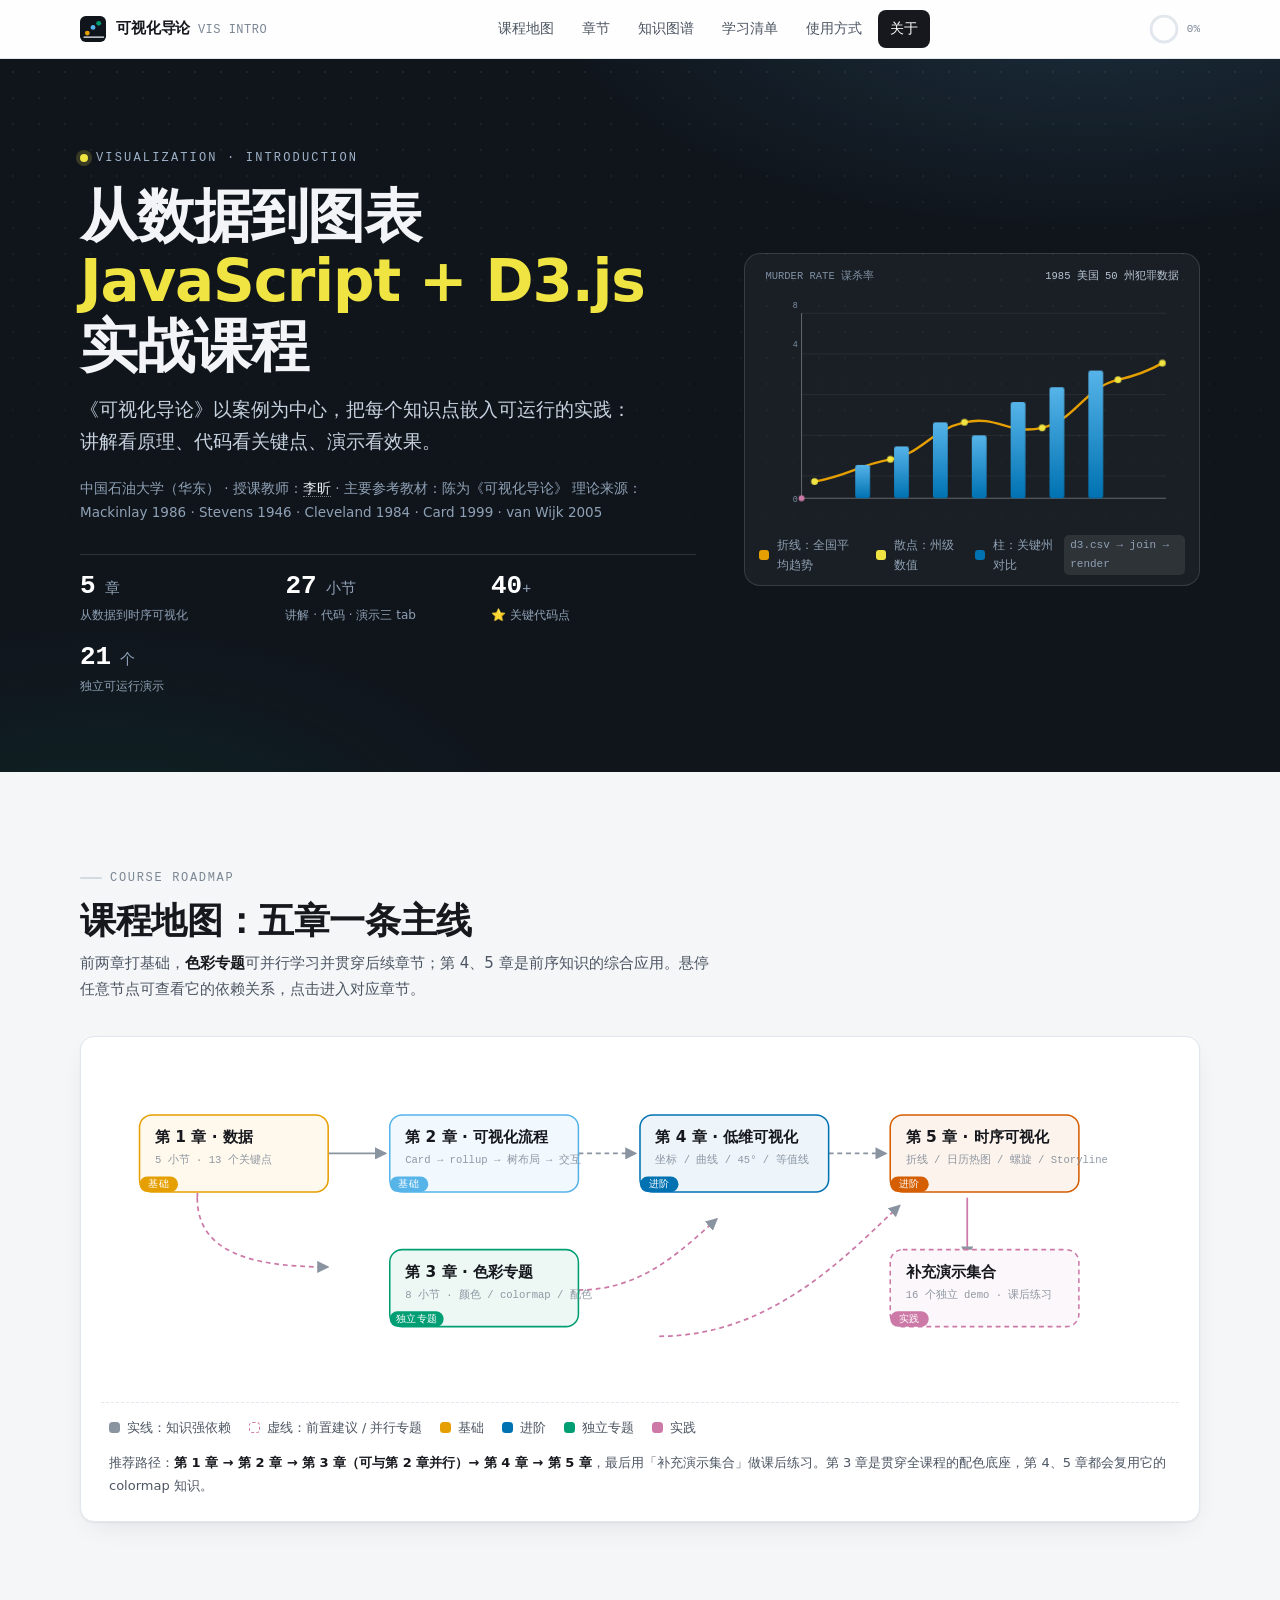
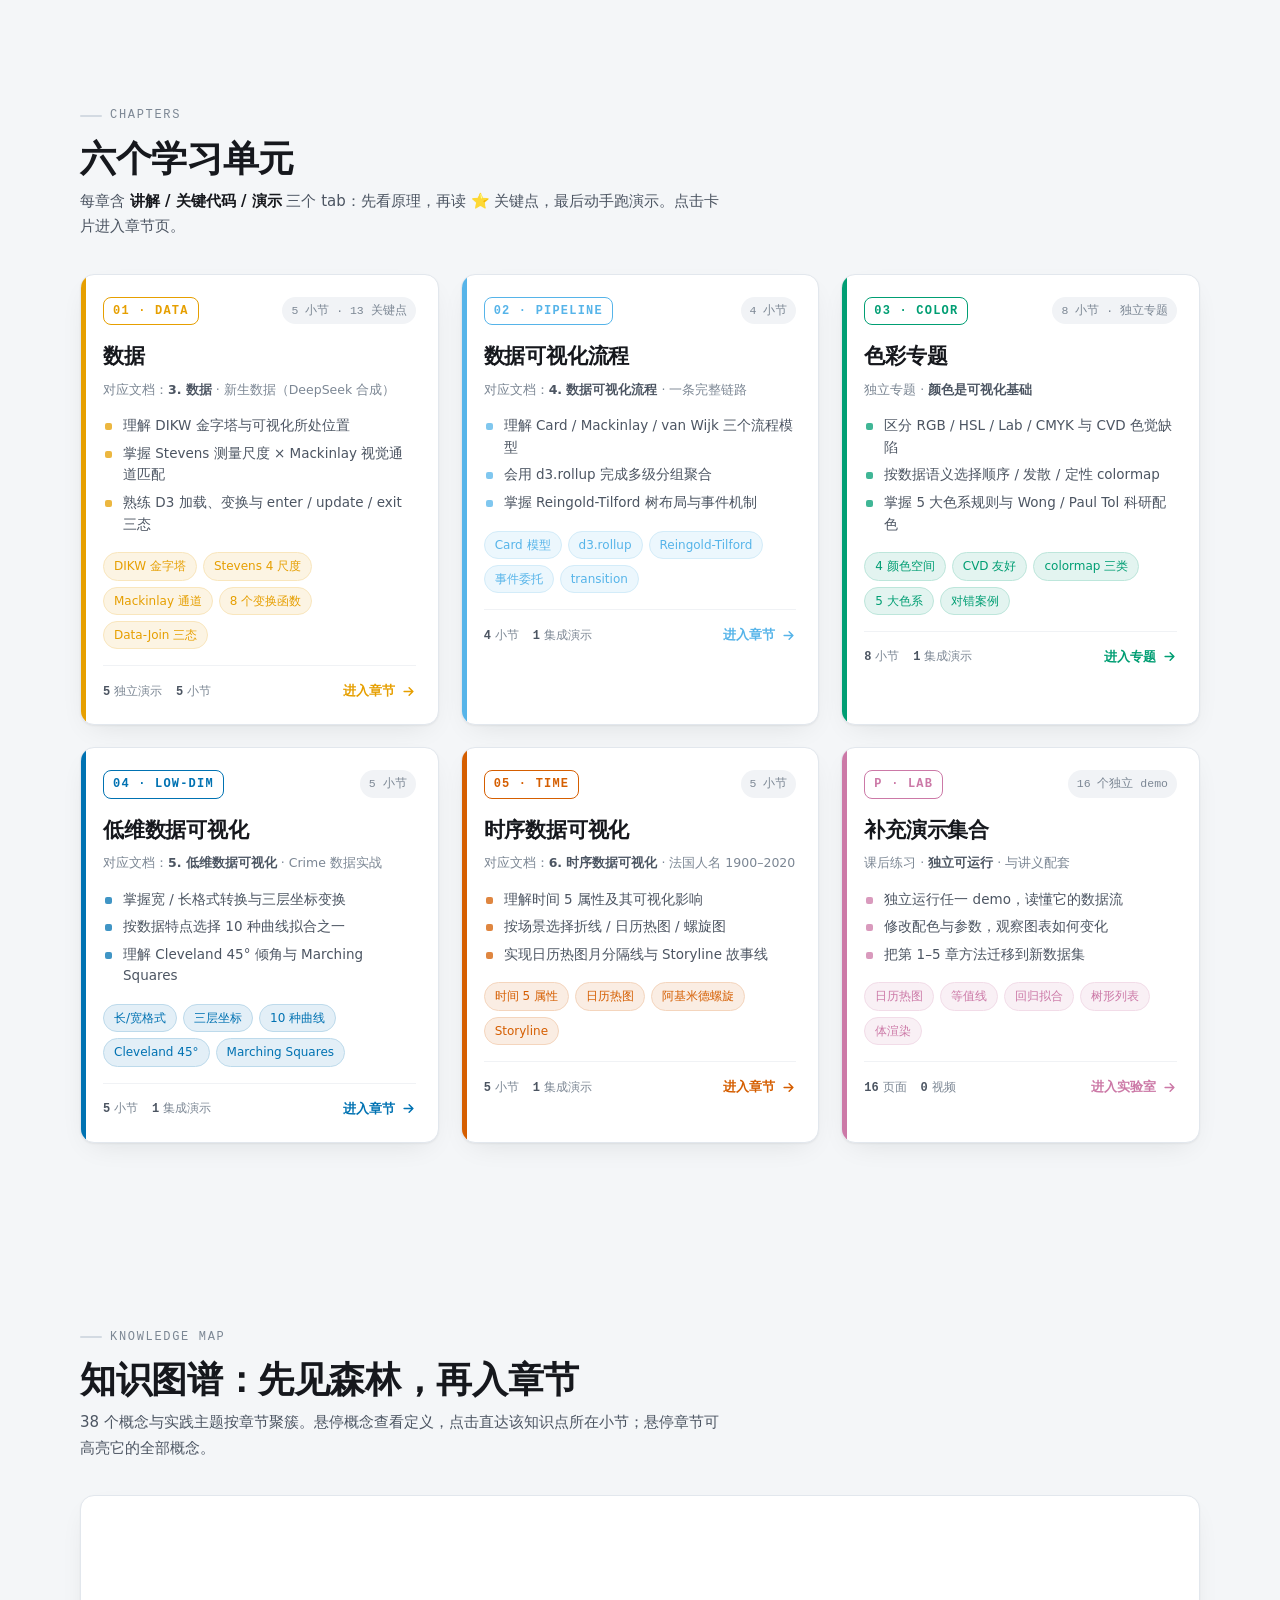
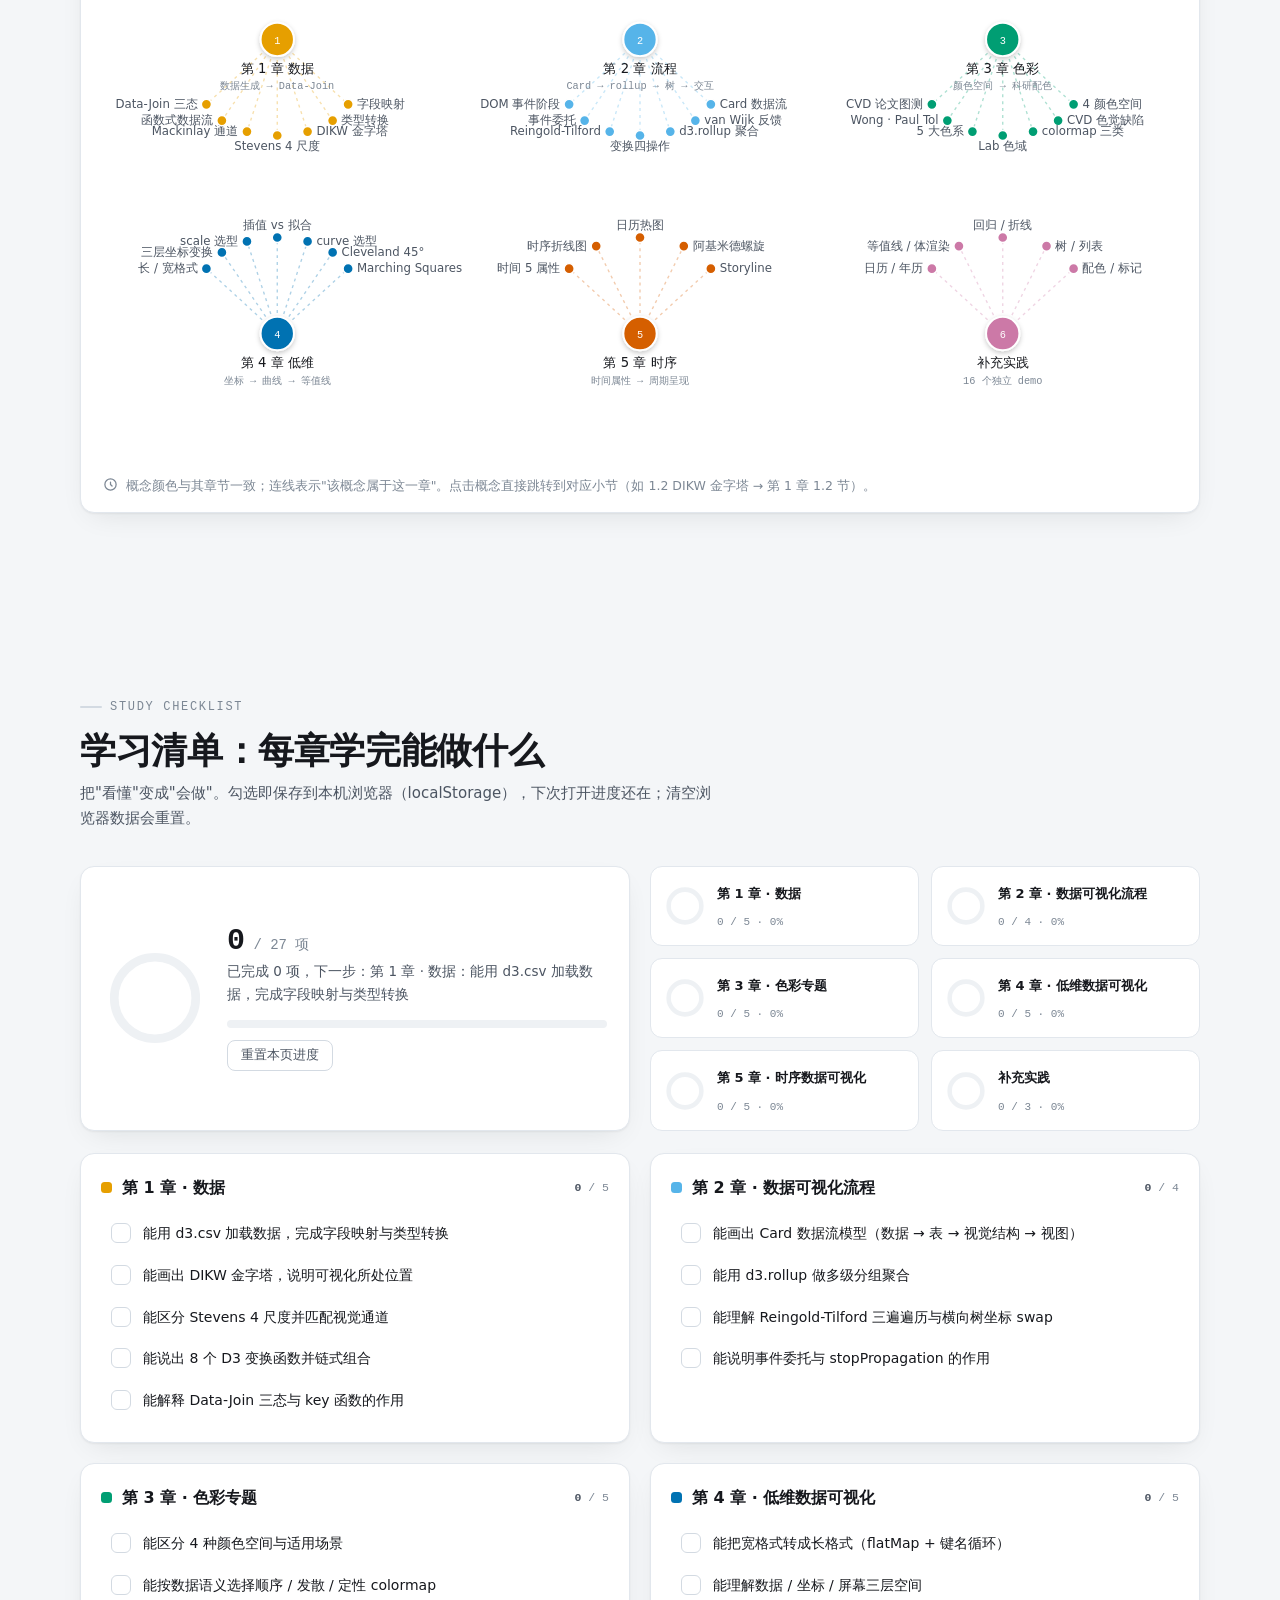
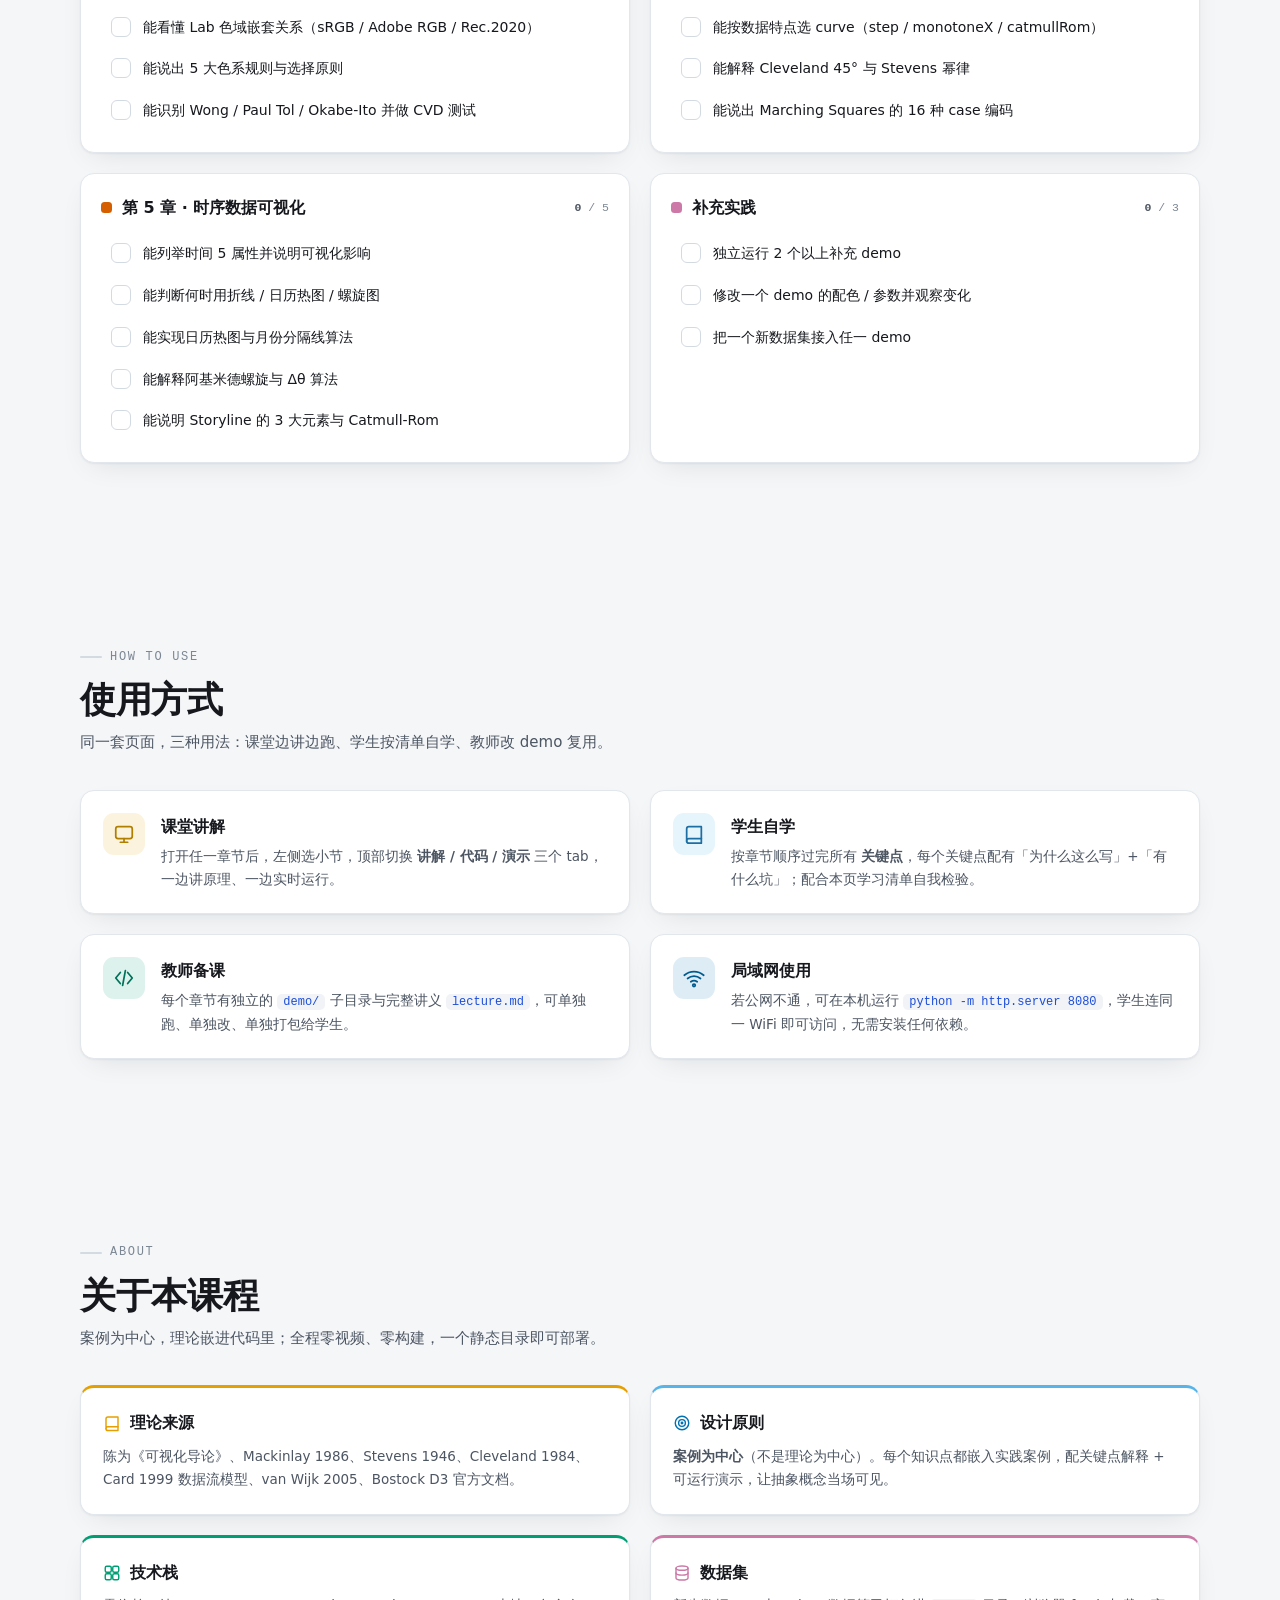
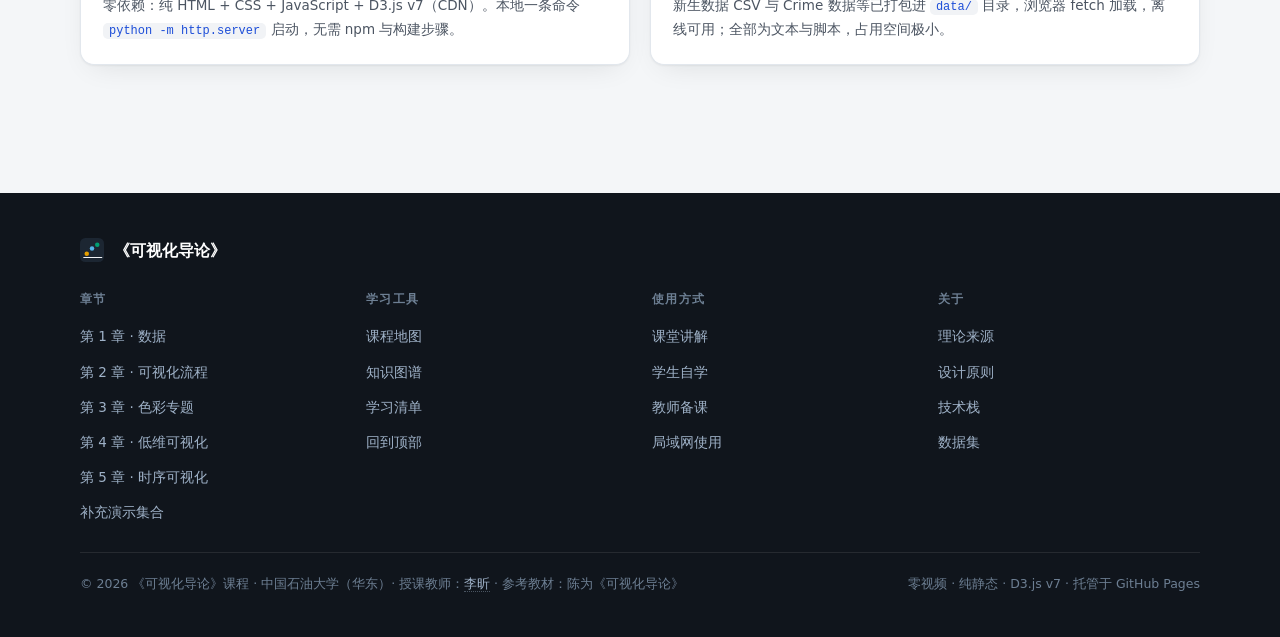
<file: index.html>
<!DOCTYPE html>
<html lang="zh-CN">
<head>
<meta charset="UTF-8">
<meta name="viewport" content="width=device-width, initial-scale=1">
<title>《可视化导论》课程门户 · 从数据到图表</title>
<meta name="description" content="中国石油大学（华东）《可视化导论》课程门户：JavaScript + D3.js 实战课程。课程地图、知识图谱、学习清单一页掌握。">
<link rel="icon" href="data:image/svg+xml,%3Csvg xmlns='http://www.w3.org/2000/svg' viewBox='0 0 64 64'%3E%3Crect width='64' height='64' rx='14' fill='%2310151c'/%3E%3Ccircle cx='18' cy='42' r='6' fill='%23E69F00'/%3E%3Ccircle cx='32' cy='28' r='6' fill='%2356B4E9'/%3E%3Ccircle cx='46' cy='18' r='6' fill='%23009E73'/%3E%3Cpath d='M10 52 L58 52' stroke='%23f2f4f7' stroke-width='3' stroke-linecap='round'/%3E%3C/svg%3E">
<link rel="preconnect" href="https://miaoda.feishu.cn" crossorigin>
<link rel="stylesheet" href="https://miaoda.feishu.cn/fonts/css2?family=Noto+Sans+SC:wght@300;400;500;600;700;800;900&family=JetBrains+Mono:wght@400;500;700&display=swap">
<style>
/* ============================================================
   《可视化导论》课程门户 · 设计系统
   配色即课程内容：Wong 2011（CVD 友好 8 色，第 3 章教学内容）
   ============================================================ */
:root{
  --bg:#f4f6f8;
  --bg-deep:#10151c;
  --bg-deep-2:#18202b;
  --card:#ffffff;
  --ink:#16181d;
  --ink-2:#4c5562;
  --ink-3:#7c8794;
  --line:#e2e7ed;
  --line-2:#d3dae2;
  --c1:#E69F00;  /* 数据 */
  --c2:#56B4E9;  /* 流程 */
  --c3:#009E73;  /* 色彩 */
  --c4:#0072B2;  /* 低维 */
  --c5:#D55E00;  /* 时序 */
  --c6:#CC79A7;  /* 补充实践 */
  --c7:#F0E442;  /* 高亮 */
  --mono:"JetBrains Mono","Cascadia Code","SF Mono",Menlo,Consolas,monospace;
  --sans:"Noto Sans SC","PingFang SC","Microsoft YaHei","Source Han Sans SC",system-ui,-apple-system,sans-serif;
  --shadow:0 1px 2px rgba(16,21,28,.05),0 10px 30px -12px rgba(16,21,28,.12);
  --radius:14px;
  --maxw:1160px;
}
*{box-sizing:border-box;margin:0;padding:0}
html{scroll-behavior:smooth}
body{
  font-family:var(--sans);
  background:var(--bg);
  color:var(--ink);
  line-height:1.7;
  font-size:16px;
  -webkit-font-smoothing:antialiased;
}
a{color:inherit;text-decoration:none}
button{font-family:inherit}
img,svg{display:block;max-width:100%}
::selection{background:rgba(230,159,0,.28)}

/* ---------- 布局容器 ---------- */
.wrap{max-width:var(--maxw);margin:0 auto;padding:0 20px}
.section{padding:72px 0;scroll-margin-top:64px}
.section-head{margin-bottom:34px}
.eyebrow{
  display:inline-flex;align-items:center;gap:8px;
  font-family:var(--mono);font-size:12px;letter-spacing:.14em;
  color:var(--ink-3);text-transform:uppercase;
}
.eyebrow::before{content:"";width:22px;height:2px;background:var(--line-2);border-radius:2px}
.section-head h2{
  font-size:clamp(26px,4vw,36px);font-weight:800;letter-spacing:-.01em;
  margin:10px 0 8px;line-height:1.25;
}
.section-head .lead{color:var(--ink-2);font-size:15px;max-width:640px}
.section-head .lead strong{color:var(--ink);font-weight:600}

/* ---------- 顶部导航 ---------- */
.site-nav{
  position:sticky;top:0;z-index:50;
  background:rgba(255,255,255,.86);
  backdrop-filter:blur(10px);
  border-bottom:1px solid var(--line);
}
.nav-inner{
  max-width:var(--maxw);margin:0 auto;padding:0 20px;
  height:58px;display:flex;align-items:center;justify-content:space-between;gap:16px;
}
.brand{display:flex;align-items:center;gap:10px;font-weight:800;font-size:15px;letter-spacing:-.01em}
.brand .logo{width:26px;height:26px;flex:none}
.brand small{font-weight:500;color:var(--ink-3);font-size:12px;font-family:var(--mono);letter-spacing:.04em}
.nav-links{display:none;gap:4px}
.nav-links a{
  font-size:14px;color:var(--ink-2);padding:7px 12px;border-radius:8px;
  transition:background .15s,color .15s;white-space:nowrap;
}
.nav-links a:hover{background:#eef1f4;color:var(--ink)}
.nav-links a.active{background:var(--ink);color:#fff}
.nav-progress{
  display:flex;align-items:center;gap:8px;
  font-family:var(--mono);font-size:11px;color:var(--ink-3);
}
.nav-progress .ring{width:30px;height:30px;flex:none}
.nav-cta{
  display:inline-flex;align-items:center;gap:6px;
  background:var(--bg-deep);color:#fff;
  font-size:13px;font-weight:600;padding:8px 14px;border-radius:9px;
  transition:transform .15s,background .15s;white-space:nowrap;
}
.nav-cta:hover{background:#1d2632;transform:translateY(-1px)}

/* ============================================================
   Hero 首屏
   ============================================================ */
.hero{
  position:relative;overflow:hidden;
  background:
    radial-gradient(900px 400px at 85% -10%,rgba(86,180,233,.16),transparent 60%),
    radial-gradient(700px 360px at 8% 110%,rgba(0,158,115,.10),transparent 60%),
    var(--bg-deep);
  color:#f2f4f7;
}
.hero::before{
  content:"";position:absolute;inset:0;pointer-events:none;
  background-image:radial-gradient(rgba(255,255,255,.07) 1px,transparent 1px);
  background-size:26px 26px;
  mask-image:linear-gradient(to bottom,rgba(0,0,0,.9),transparent 85%);
}
.hero-inner{
  position:relative;max-width:var(--maxw);margin:0 auto;
  padding:64px 20px 56px;
  display:grid;gap:36px;align-items:center;
}
.hero-copy .hero-tag{
  display:inline-flex;align-items:center;gap:8px;
  font-family:var(--mono);font-size:12px;letter-spacing:.18em;
  color:#9fb2c8;text-transform:uppercase;margin-bottom:16px;
}
.hero-copy .hero-tag .dot{width:8px;height:8px;border-radius:50%;background:var(--c7);box-shadow:0 0 0 4px rgba(240,228,66,.18);animation:pulse 2.4s ease-in-out infinite}
@keyframes pulse{0%,100%{box-shadow:0 0 0 4px rgba(240,228,66,.18)}50%{box-shadow:0 0 0 8px rgba(240,228,66,.05)}}
.hero-copy h1{
  font-size:clamp(34px,6.4vw,58px);font-weight:900;letter-spacing:-.02em;line-height:1.12;
  margin-bottom:14px;
}
.hero-copy h1 .accent{color:var(--c7)}
.hero-copy .subtitle{font-size:clamp(15px,2.2vw,19px);color:#c7d2df;font-weight:400;margin-bottom:18px;max-width:560px}
.hero-copy .meta{font-size:13.5px;color:#8fa1b5;line-height:1.8}
.hero-copy .meta a{color:#e8eef4;border-bottom:1px dotted rgba(232,238,244,.5);transition:opacity .15s}
.hero-copy .meta a:hover{opacity:.7}
.stats{
  display:flex;flex-wrap:wrap;gap:0;margin-top:30px;
  border-top:1px solid rgba(255,255,255,.12);
}
.stat{flex:1 1 33%;min-width:120px;padding:18px 22px 0 0}
.stat:first-child{padding-left:0}
.stat .num{font-family:var(--mono);font-size:26px;font-weight:700;color:#fff;line-height:1}
.stat .num em{font-style:normal;font-size:15px;color:#8fa1b5;font-weight:500}
.stat .lbl{font-size:12px;color:#8fa1b5;margin-top:6px}
.hero-viz{position:relative}
.hero-viz .frame{
  background:rgba(255,255,255,.045);
  border:1px solid rgba(255,255,255,.13);
  border-radius:16px;padding:14px 14px 10px;
}
.hero-viz .frame .axis-lbl{
  font-family:var(--mono);font-size:10.5px;color:#7d8fa3;
  display:flex;justify-content:space-between;padding:0 6px 6px;
}
.hero-viz .frame .axis-lbl b{color:#b9c6d4;font-weight:500}
.hero-viz svg{width:100%;height:auto}
.hero-caption{
  display:flex;align-items:center;gap:8px;
  font-size:12px;color:#8fa1b5;margin-top:12px;
}
.hero-caption .swatch{width:10px;height:10px;border-radius:3px;flex:none}
.hero-caption code{font-family:var(--mono);background:rgba(255,255,255,.09);padding:1px 6px;border-radius:5px;font-size:11px}
/* Hero 图表动效 */
#heroChart{overflow:visible}
#heroLine{stroke-dasharray:640;stroke-dashoffset:640;animation:drawLine 2.4s .3s cubic-bezier(.4,0,.2,1) forwards}
@keyframes drawLine{to{stroke-dashoffset:0}}
.hero-dot{opacity:0;transform-box:fill-box;transform-origin:center;animation:popDot .45s ease forwards}
.hero-dot:nth-of-type(1){animation-delay:.9s}.hero-dot:nth-of-type(2){animation-delay:1.15s}
.hero-dot:nth-of-type(3){animation-delay:1.4s}.hero-dot:nth-of-type(4){animation-delay:1.65s}
.hero-dot:nth-of-type(5){animation-delay:1.9s}.hero-dot:nth-of-type(6){animation-delay:2.15s}
@keyframes popDot{0%{opacity:0;transform:scale(.2)}70%{transform:scale(1.35)}100%{opacity:1;transform:scale(1)}}
.hero-bar{transform-box:fill-box;transform-origin:bottom;transform:scaleY(0);animation:growBar 1s cubic-bezier(.2,.7,.25,1) forwards}
@keyframes growBar{to{transform:scaleY(1)}}
.hero-bar:nth-of-type(1){animation-delay:.5s}.hero-bar:nth-of-type(2){animation-delay:.66s}
.hero-bar:nth-of-type(3){animation-delay:.82s}.hero-bar:nth-of-type(4){animation-delay:.98s}
.hero-bar:nth-of-type(5){animation-delay:1.14s}.hero-bar:nth-of-type(6){animation-delay:1.3s}
.hero-bar:nth-of-type(7){animation-delay:1.46s}
.hero-flow{transform-box:view-box;transform-origin:0 0;animation:flowDot 7s linear 3s infinite}
@keyframes flowDot{
  0%{transform:translate(0,0);opacity:0}
  6%{opacity:1}
  88%{opacity:1}
  100%{transform:translate(378px,-130px);opacity:0}
}

/* ============================================================
   课程地图（路线图）
   ============================================================ */
.roadmap-wrap{background:var(--card);border:1px solid var(--line);border-radius:var(--radius);padding:20px 14px;box-shadow:var(--shadow)}
.roadmap-svg{width:100%;height:auto;min-height:280px}
.rm-node{cursor:pointer}
.rm-node .rm-box{
  transition:transform .18s ease,filter .18s ease;
  transform-box:fill-box;transform-origin:center;
}
.rm-node:hover .rm-box{transform:scale(1.045);filter:drop-shadow(0 6px 12px rgba(16,21,28,.18))}
.rm-node .rm-box rect{stroke-width:1.6}
.rm-node .rm-title{font-family:var(--sans);font-weight:700}
.rm-node .rm-sub{font-family:var(--mono);font-size:11px;opacity:.85}
.rm-node.active .rm-box{filter:drop-shadow(0 0 0 3px rgba(240,228,66,.55))}
.rm-tag{font-family:var(--mono);font-size:10px;letter-spacing:.06em}
.arrow{marker-end:url(#rmArrow)}
.arrow-lbl{font-family:var(--mono);font-size:10px;fill:#8a93a0}
.rm-legend{display:flex;flex-wrap:wrap;gap:8px 18px;padding:14px 8px 2px;border-top:1px dashed var(--line);margin-top:6px}
.rm-legend span{display:inline-flex;align-items:center;gap:7px;font-size:12.5px;color:var(--ink-2)}
.rm-legend i{width:11px;height:11px;border-radius:3.5px;flex:none}
.rm-note{font-size:13px;color:var(--ink-2);padding:12px 8px 0;line-height:1.7}
.rm-note b{color:var(--ink)}
/* 移动端：纵向步骤列表 */
.rm-mobile{display:none;flex-direction:column;gap:0}
.rm-step{position:relative;padding:0 0 22px 34px}
.rm-step::before{content:"";position:absolute;left:11px;top:26px;bottom:0;width:2px;background:var(--line-2)}
.rm-step:last-child::before{display:none}
.rm-step .st-dot{
  position:absolute;left:0;top:2px;width:24px;height:24px;border-radius:50%;
  display:flex;align-items:center;justify-content:center;
  font-family:var(--mono);font-size:11px;font-weight:700;color:#fff;
}
.rm-step .st-title{font-weight:700;font-size:15px;display:flex;align-items:center;gap:8px}
.rm-step .st-title a{border-bottom:1px dotted var(--line-2);transition:color .15s}
.rm-step .st-title a:hover{color:var(--ink-2)}
.rm-step .st-sub{font-size:12.5px;color:var(--ink-2);margin-top:2px}
.rm-step .st-dep{font-size:11.5px;color:var(--ink-3);margin-top:3px;font-family:var(--mono)}

/* ============================================================
   章节卡片
   ============================================================ */
.ch-grid{display:grid;grid-template-columns:1fr;gap:18px}
.ch-card{
  position:relative;display:block;background:var(--card);
  border:1px solid var(--line);border-radius:var(--radius);
  padding:22px;box-shadow:var(--shadow);
  transition:transform .18s ease,border-color .18s ease,box-shadow .18s ease;
  overflow:hidden;
}
.ch-card::before{
  content:"";position:absolute;left:0;top:0;bottom:0;width:5px;background:var(--chc,var(--c1));
}
.ch-card:hover{transform:translateY(-3px);border-color:var(--chc,var(--c1));box-shadow:0 16px 34px -14px rgba(16,21,28,.18)}
.ch-top{display:flex;align-items:flex-start;justify-content:space-between;gap:12px}
.ch-no{
  font-family:var(--mono);font-size:12px;font-weight:700;letter-spacing:.1em;
  color:var(--chc,var(--c1));
  border:1.5px solid currentColor;border-radius:8px;padding:3px 9px;
}
.ch-badge{font-size:11.5px;color:var(--ink-3);font-family:var(--mono);background:#f1f3f6;padding:4px 9px;border-radius:99px;white-space:nowrap}
.ch-card h3{font-size:21px;font-weight:800;margin:14px 0 4px;letter-spacing:-.01em}
.ch-map{font-size:12.5px;color:var(--ink-3);margin-bottom:12px}
.ch-map strong{color:var(--ink-2);font-weight:600}
.ch-obj{margin:0 0 14px;padding-left:0;list-style:none}
.ch-obj li{
  position:relative;font-size:13.5px;color:var(--ink-2);
  padding:3px 0 3px 20px;line-height:1.6;
}
.ch-obj li::before{
  content:"";position:absolute;left:2px;top:11px;width:7px;height:7px;border-radius:2px;
  background:var(--chc,var(--c1));opacity:.75;
}
.ch-tags{display:flex;flex-wrap:wrap;gap:6px;margin-bottom:16px}
.ch-tags span{
  font-size:12px;padding:3px 10px;border-radius:99px;
  background:color-mix(in srgb,var(--chc,var(--c1)) 11%,#fff);
  color:var(--chc,var(--c1));
  border:1px solid color-mix(in srgb,var(--chc,var(--c1)) 26%,#fff);
  font-weight:500;
}
.ch-foot{
  display:flex;align-items:center;justify-content:space-between;gap:10px;
  border-top:1px solid #f0f2f5;padding-top:14px;
}
.ch-stat{display:flex;gap:14px;font-size:12px;color:var(--ink-3)}
.ch-stat b{color:var(--ink-2);font-family:var(--mono);font-weight:600}
.ch-enter{
  display:inline-flex;align-items:center;gap:6px;
  font-size:13px;font-weight:700;color:var(--chc,var(--c1));
  transition:gap .15s;
}
.ch-card:hover .ch-enter{gap:10px}
.ch-enter svg{width:15px;height:15px}

/* ============================================================
   知识图谱
   ============================================================ */
.graph-wrap{
  background:var(--card);border:1px solid var(--line);border-radius:var(--radius);
  padding:16px 10px;box-shadow:var(--shadow);
  overflow-x:auto;-webkit-overflow-scrolling:touch;
}
.graph-scroll{min-width:760px}
.kmap{width:100%;height:auto}
.kg-cluster{cursor:pointer}
.kg-cluster .kg-halo{transition:opacity .2s;opacity:0}
.kg-cluster:hover .kg-halo,.kg-cluster.hot .kg-halo{opacity:1}
.kg-hub circle{transition:transform .18s ease;transform-box:fill-box;transform-origin:center}
.kg-cluster:hover .kg-hub circle{transform:scale(1.08)}
.kg-hub text{font-family:var(--sans);font-weight:700;pointer-events:none}
.kg-con{cursor:pointer}
.kg-con .kg-dot{transition:transform .15s ease;transform-box:fill-box;transform-origin:center}
.kg-con:hover .kg-dot{transform:scale(1.6)}
.kg-con text{font-family:var(--sans);font-size:12px;fill:var(--ink-2);transition:fill .15s;pointer-events:none}
.kg-con:hover text{fill:var(--ink)}
.kg-link{stroke-dasharray:3 4;animation:dash 26s linear infinite}
@keyframes dash{to{stroke-dashoffset:-560}}
.kg-tip{
  position:fixed;z-index:80;max-width:250px;
  background:var(--bg-deep);color:#eef2f6;
  border-radius:10px;padding:10px 13px;font-size:12.5px;line-height:1.6;
  box-shadow:0 14px 34px -10px rgba(16,21,28,.4);
  pointer-events:none;opacity:0;transform:translateY(4px);
  transition:opacity .15s,transform .15s;
}
.kg-tip.show{opacity:1;transform:translateY(0)}
.kg-tip b{color:#fff;display:block;margin-bottom:2px;font-size:13px}
.kg-tip .kg-tip-ch{font-family:var(--mono);font-size:10.5px;color:#9fb2c8;display:block;margin-top:6px}
.graph-note{display:flex;align-items:flex-start;gap:8px;font-size:12.5px;color:var(--ink-3);padding:14px 12px 0}
.graph-note svg{width:15px;height:15px;flex:none;margin-top:2px}

/* ============================================================
   学习清单与进度
   ============================================================ */
.progress-dash{
  display:grid;grid-template-columns:1fr;gap:20px;margin-bottom:22px;
}
.progress-main{
  background:var(--card);border:1px solid var(--line);border-radius:var(--radius);
  padding:22px;box-shadow:var(--shadow);display:flex;gap:20px;align-items:center;
}
.progress-ring{width:104px;height:104px;flex:none}
.progress-info{flex:1;min-width:0}
.progress-info .p-num{font-family:var(--mono);font-size:30px;font-weight:700;line-height:1}
.progress-info .p-num small{font-size:14px;color:var(--ink-3);font-weight:500}
.progress-info .p-txt{font-size:13.5px;color:var(--ink-2);margin-top:4px}
.progress-bar{height:8px;background:#eef1f4;border-radius:99px;margin-top:14px;overflow:hidden}
.progress-bar i{display:block;height:100%;width:0;border-radius:99px;background:linear-gradient(90deg,var(--c4),var(--c2));transition:width .5s ease}
.ch-progress{display:grid;grid-template-columns:1fr 1fr;gap:12px}
.cp{
  background:var(--card);border:1px solid var(--line);border-radius:12px;
  padding:12px 14px;display:flex;align-items:center;gap:12px;
}
.cp .cp-ring{width:40px;height:40px;flex:none}
.cp .cp-name{font-size:13px;font-weight:700;line-height:1.3}
.cp .cp-meta{font-size:11px;color:var(--ink-3);font-family:var(--mono);margin-top:2px}
.checklist{display:grid;grid-template-columns:1fr;gap:18px}
.check-card{
  background:var(--card);border:1px solid var(--line);border-radius:var(--radius);
  padding:20px;box-shadow:var(--shadow);
}
.check-head{display:flex;align-items:center;justify-content:space-between;gap:10px;margin-bottom:12px}
.check-head h3{font-size:16px;font-weight:800;display:flex;align-items:center;gap:10px}
.check-head .ch-dot{width:11px;height:11px;border-radius:3.5px;flex:none}
.check-head .cc{font-family:var(--mono);font-size:11.5px;color:var(--ink-3)}
.check-head .cc b{color:var(--ink-2);font-weight:700}
.check-list{list-style:none}
.check-list li{position:relative}
.check-list label{
  display:flex;align-items:flex-start;gap:12px;
  padding:9px 10px;border-radius:9px;cursor:pointer;
  transition:background .15s;font-size:14px;color:var(--ink);
}
.check-list label:hover{background:#f6f8fa}
.check-list input{position:absolute;opacity:0;pointer-events:none}
.check-box{
  width:20px;height:20px;flex:none;margin-top:1px;
  border:1.8px solid var(--line-2);border-radius:6px;
  display:inline-flex;align-items:center;justify-content:center;
  transition:background .15s,border-color .15s;
}
.check-box svg{width:12px;height:12px;stroke:#fff;stroke-width:3;fill:none;stroke-linecap:round;stroke-linejoin:round;opacity:0;transform:scale(.5);transition:opacity .15s,transform .15s}
.check-list input:checked + .check-box{background:var(--chc,var(--c1));border-color:var(--chc,var(--c1))}
.check-list input:checked + .check-box svg{opacity:1;transform:scale(1)}
.check-list input:focus-visible + .check-box{outline:2px solid var(--chc,var(--c1));outline-offset:2px}
.check-list label .ck-txt{transition:color .15s}
.check-list input:checked ~ .ck-txt{color:var(--ink-3);text-decoration:line-through;text-decoration-color:var(--line-2)}
.check-reset{
  border:1px solid var(--line-2);background:#fff;color:var(--ink-2);
  font-size:12.5px;padding:6px 13px;border-radius:8px;cursor:pointer;
  transition:border-color .15s,color .15s;
}
.check-reset:hover{border-color:var(--ink-3);color:var(--ink)}

/* ============================================================
   使用方式 / 关于
   ============================================================ */
.use-grid{display:grid;grid-template-columns:1fr;gap:16px}
.use-card{
  background:var(--card);border:1px solid var(--line);border-radius:var(--radius);
  padding:22px;box-shadow:var(--shadow);display:flex;gap:16px;align-items:flex-start;
}
.use-card .uc-ic{
  width:42px;height:42px;flex:none;border-radius:11px;
  display:flex;align-items:center;justify-content:center;
}
.use-card .uc-ic svg{width:22px;height:22px}
.use-card h3{font-size:16px;font-weight:700;margin-bottom:5px}
.use-card p{font-size:13.5px;color:var(--ink-2);line-height:1.7}
.use-card code{
  font-family:var(--mono);font-size:12px;background:#f1f3f6;color:#1d4ed8;
  padding:1px 6px;border-radius:5px;
}
.about-grid{display:grid;grid-template-columns:1fr;gap:16px}
.about-card{
  background:var(--card);border:1px solid var(--line);border-radius:var(--radius);
  padding:22px;box-shadow:var(--shadow);border-top:3px solid var(--abt,var(--c2));
}
.about-card h3{font-size:15.5px;font-weight:700;margin-bottom:8px;display:flex;align-items:center;gap:9px}
.about-card h3 svg{width:18px;height:18px;flex:none}
.about-card p{font-size:13.5px;color:var(--ink-2);line-height:1.75}
.about-card code{font-family:var(--mono);font-size:12px;background:#f1f3f6;color:#1d4ed8;padding:1px 6px;border-radius:5px}

/* ============================================================
   页脚
   ============================================================ */
.site-footer{background:var(--bg-deep);color:#9fb2c8;margin-top:40px}
.footer-inner{max-width:var(--maxw);margin:0 auto;padding:44px 20px;display:grid;gap:26px}
.footer-brand{display:flex;align-items:center;gap:10px;font-weight:800;color:#fff;font-size:16px}
.footer-brand svg{width:24px;height:24px}
.footer-cols{display:grid;grid-template-columns:1fr 1fr;gap:24px}
.footer-cols h4{font-size:12px;letter-spacing:.12em;color:#6d7f93;margin-bottom:12px;font-family:var(--mono)}
.footer-cols ul{list-style:none;display:grid;gap:8px}
.footer-cols a{font-size:13.5px;transition:color .15s}
.footer-cols a:hover{color:#fff}
.footer-bottom{
  border-top:1px solid rgba(255,255,255,.09);padding-top:20px;
  font-size:12.5px;color:#6d7f93;display:flex;flex-wrap:wrap;gap:8px 20px;justify-content:space-between;
}
.footer-bottom a{color:#9fb2c8;border-bottom:1px dotted rgba(159,178,200,.4)}

/* ============================================================
   通用组件
   ============================================================ */
.fade-in{opacity:0;transform:translateY(14px);transition:opacity .6s ease,transform .6s ease}
.fade-in.in{opacity:1;transform:none}
@media (prefers-reduced-motion:reduce){
  html{scroll-behavior:auto}
  *,*::before,*::after{animation-duration:.001s!important;transition-duration:.001s!important}
  .fade-in{opacity:1;transform:none}
}

/* ============================================================
   响应式（窄屏优先，桌面在此扩展）
   ============================================================ */
@media (min-width:768px){
  .section{padding:88px 0}
  .nav-links{display:flex}
  .nav-cta{display:none}
  .hero-inner{grid-template-columns:1.15fr .85fr;padding:84px 20px 76px;gap:48px}
  .hero-copy .meta br{display:none}
  .roadmap-wrap{padding:24px 20px}
  .rm-mobile{display:none!important}
  .ch-grid{grid-template-columns:repeat(2,1fr);gap:22px}
  .progress-dash{grid-template-columns:1fr 1fr}
  .checklist{grid-template-columns:1fr 1fr;gap:20px}
  .use-grid{grid-template-columns:repeat(2,1fr);gap:20px}
  .about-grid{grid-template-columns:repeat(2,1fr);gap:20px}
  .footer-cols{grid-template-columns:repeat(4,1fr)}
}
@media (min-width:1040px){
  .ch-grid{grid-template-columns:repeat(3,1fr)}
}
/* 移动端：显示纵向路线，隐藏 SVG 路线图 */
@media (max-width:767px){
  .rm-desktop{display:none}
  .rm-mobile{display:flex}
  .section{padding:56px 0}
  .stat{flex:1 1 50%}
  .hero-inner{padding:48px 20px 44px}
  .ch-progress{grid-template-columns:1fr}
}
</style>
</head>
<body>

<!-- ============================================================
     顶部导航
     ============================================================ -->
<nav class="site-nav" id="siteNav">
  <div class="nav-inner">
    <a class="brand" href="#top" aria-label="回到顶部">
      <svg class="logo" viewBox="0 0 64 64" aria-hidden="true"><rect width="64" height="64" rx="14" fill="#10151c"/><circle cx="18" cy="42" r="6" fill="#E69F00"/><circle cx="32" cy="28" r="6" fill="#56B4E9"/><circle cx="46" cy="18" r="6" fill="#009E73"/><path d="M10 52 L58 52" stroke="#f2f4f7" stroke-width="3" stroke-linecap="round"/></svg>
      <span>可视化导论<small>&nbsp;VIS&nbsp;INTRO</small></span>
    </a>
    <div class="nav-links" id="navLinks">
      <a href="#roadmap">课程地图</a>
      <a href="#chapters">章节</a>
      <a href="#graph">知识图谱</a>
      <a href="#checklist">学习清单</a>
      <a href="#usage">使用方式</a>
      <a href="#about">关于</a>
    </div>
    <div class="nav-progress" title="学习清单完成进度">
      <svg class="ring" viewBox="0 0 36 36" aria-hidden="true">
        <circle cx="18" cy="18" r="15.5" fill="none" stroke="#e2e7ed" stroke-width="3.5"/>
        <circle id="navRingBar" cx="18" cy="18" r="15.5" fill="none" stroke="#0072B2" stroke-width="3.5" stroke-linecap="round" stroke-dasharray="97.4" stroke-dashoffset="97.4" transform="rotate(-90 18 18)"/>
      </svg>
      <span id="navPct">0%</span>
    </div>
    <a class="nav-cta" href="#checklist">开始学习</a>
  </div>
</nav>

<!-- ============================================================
     Hero 首屏
     ============================================================ -->
<header class="hero" id="top">
  <div class="hero-inner">
    <div class="hero-copy">
      <p class="hero-tag"><span class="dot"></span>VISUALIZATION · INTRODUCTION</p>
      <h1>从数据到图表<br><span class="accent">JavaScript + D3.js</span> 实战课程</h1>
      <p class="subtitle">《可视化导论》以案例为中心，把每个知识点嵌入可运行的实践：讲解看原理、代码看关键点、演示看效果。</p>
      <p class="meta">
        中国石油大学（华东） · 授课教师：<a href="https://cinger007.github.io" target="_blank" rel="noopener">李昕</a> ·
        主要参考教材：陈为《可视化导论》<br>
        理论来源：Mackinlay 1986 · Stevens 1946 · Cleveland 1984 · Card 1999 · van Wijk 2005
      </p>
      <div class="stats" role="list">
        <div class="stat" role="listitem"><div class="num">5<em> 章</em></div><div class="lbl">从数据到时序可视化</div></div>
        <div class="stat" role="listitem"><div class="num">27<em> 小节</em></div><div class="lbl">讲解 · 代码 · 演示三 tab</div></div>
        <div class="stat" role="listitem"><div class="num">40<em>+</em></div><div class="lbl">⭐ 关键代码点</div></div>
        <div class="stat" role="listitem"><div class="num">21<em> 个</em></div><div class="lbl">独立可运行演示</div></div>
      </div>
    </div>
    <div class="hero-viz" aria-label="数据到图表的动态演示：散点、折线与柱状图">
      <div class="frame">
        <div class="axis-lbl"><span>MURDER RATE 谋杀率</span><b>1985 美国 50 州犯罪数据</b></div>
        <svg id="heroChart" viewBox="0 0 460 250" role="img" aria-hidden="true">
          <defs>
            <linearGradient id="heroBar" x1="0" y1="0" x2="0" y2="1">
              <stop offset="0" stop-color="#56B4E9"/><stop offset="1" stop-color="#0072B2"/>
            </linearGradient>
          </defs>
          <!-- 网格 -->
          <g stroke="#ffffff" stroke-opacity=".07">
            <line x1="46" y1="24" x2="440" y2="24"/><line x1="46" y1="68" x2="440" y2="68"/>
            <line x1="46" y1="112" x2="440" y2="112"/><line x1="46" y1="156" x2="440" y2="156"/>
            <line x1="46" y1="200" x2="440" y2="200"/>
          </g>
          <!-- 坐标轴 -->
          <line x1="46" y1="24" x2="46" y2="224" stroke="#ffffff" stroke-opacity=".35"/>
          <line x1="46" y1="224" x2="440" y2="224" stroke="#ffffff" stroke-opacity=".35"/>
          <text x="42" y="228" fill="#7d8fa3" font-family="JetBrains Mono,monospace" font-size="9" text-anchor="end">0</text>
          <text x="42" y="60" fill="#7d8fa3" font-family="JetBrains Mono,monospace" font-size="9" text-anchor="end">4</text>
          <text x="42" y="18" fill="#7d8fa3" font-family="JetBrains Mono,monospace" font-size="9" text-anchor="end">8</text>
          <!-- 折线路径 -->
          <path id="heroLine" d="M60,206 C96,200 108,188 142,182 C176,176 186,150 222,142 C258,134 270,156 306,148 C342,140 352,104 388,96 C406,92 422,86 436,78"
                fill="none" stroke="#E69F00" stroke-width="2.6" stroke-linecap="round" stroke-linejoin="round"/>
          <!-- 散点 -->
          <g fill="#F0E442">
            <circle class="hero-dot" cx="60" cy="206" r="3.6"/><circle class="hero-dot" cx="142" cy="182" r="3.6"/>
            <circle class="hero-dot" cx="222" cy="142" r="3.6"/><circle class="hero-dot" cx="306" cy="148" r="3.6"/>
            <circle class="hero-dot" cx="388" cy="96" r="3.6"/><circle class="hero-dot" cx="436" cy="78" r="3.6"/>
          </g>
          <!-- 柱状条 -->
          <g>
            <rect class="hero-bar" x="104" y="188" width="16" height="36" rx="2.5" fill="url(#heroBar)"/>
            <rect class="hero-bar" x="146" y="168" width="16" height="56" rx="2.5" fill="url(#heroBar)"/>
            <rect class="hero-bar" x="188" y="142" width="16" height="82" rx="2.5" fill="url(#heroBar)"/>
            <rect class="hero-bar" x="230" y="156" width="16" height="68" rx="2.5" fill="url(#heroBar)"/>
            <rect class="hero-bar" x="272" y="120" width="16" height="104" rx="2.5" fill="url(#heroBar)"/>
            <rect class="hero-bar" x="314" y="104" width="16" height="120" rx="2.5" fill="url(#heroBar)"/>
            <rect class="hero-bar" x="356" y="86" width="16" height="138" rx="2.5" fill="url(#heroBar)"/>
          </g>
          <!-- 流动数据点 -->
          <circle class="hero-flow" cx="46" cy="224" r="3.2" fill="#CC79A7"/>
        </svg>
        <div class="hero-caption">
          <span class="swatch" style="background:#E69F00"></span>折线：全国平均趋势
          <span class="swatch" style="background:#F0E442;margin-left:10px"></span>散点：州级数值
          <span class="swatch" style="background:#0072B2;margin-left:10px"></span>柱：关键州对比
          <code>d3.csv → join → render</code>
        </div>
      </div>
    </div>
  </div>
</header>

<!-- 主体内容 -->
<main id="main">

<!-- ============================================================
     Section 1 · 课程地图
     ============================================================ -->
<section class="section" id="roadmap">
  <div class="wrap">
    <div class="section-head fade-in">
      <span class="eyebrow">Course Roadmap</span>
      <h2>课程地图：五章一条主线</h2>
      <p class="lead">前两章打基础，<strong>色彩专题</strong>可并行学习并贯穿后续章节；第 4、5 章是前序知识的综合应用。悬停任意节点可查看它的依赖关系，点击进入对应章节。</p>
    </div>

    <div class="roadmap-wrap fade-in">
      <!-- 桌面端：SVG 路线图 -->
      <svg class="roadmap-svg rm-desktop" id="roadmapSvg" viewBox="0 0 1120 348" role="img" aria-label="课程学习路线图：第1章数据、第2章数据可视化流程、第3章色彩专题、第4章低维数据可视化、第5章时序数据可视化，最后进入补充演示集合">
        <defs>
          <marker id="rmArrow" viewBox="0 0 10 10" refX="9" refY="5" markerWidth="7" markerHeight="7" orient="auto-start-reverse">
            <path d="M0,0 L10,5 L0,10 z" fill="#8a93a0"/>
          </marker>
          <marker id="rmArrowDep" viewBox="0 0 10 10" refX="9" refY="5" markerWidth="7" markerHeight="7" orient="auto-start-reverse">
            <path d="M0,0 L10,5 L0,10 z" fill="#CC79A7"/>
          </marker>
        </defs>

        <!-- 依赖箭头：第 1 行主线 -->
        <g class="rm-arrows" data-pair="c1-c2" stroke="#8a93a0" stroke-width="1.8" fill="none">
          <path class="arrow" d="M236,96 C262,96 274,96 296,96"/>
        </g>
        <g class="rm-arrows" data-pair="c2-c4" stroke="#8a93a0" stroke-width="1.8" fill="none" stroke-dasharray="5 4">
          <path class="arrow" d="M496,96 C522,96 534,96 556,96"/>
        </g>
        <g class="rm-arrows" data-pair="c4-c5" stroke="#8a93a0" stroke-width="1.8" fill="none" stroke-dasharray="5 4">
          <path class="arrow" d="M756,96 C782,96 794,96 816,96"/>
        </g>
        <!-- 依赖箭头：专题线 -->
        <g class="rm-arrows" data-pair="c1-c3" stroke="#CC79A7" stroke-width="1.8" fill="none" stroke-dasharray="5 4">
          <path class="arrow" d="M100,142 C100,196 150,214 236,214"/>
          <path class="arrow" d="M100,142 C100,120 116,104 116,96"/>
        </g>
        <g class="rm-arrows" data-pair="c3-c4" stroke="#CC79A7" stroke-width="1.8" fill="none" stroke-dasharray="5 4">
          <path class="arrow" d="M496,238 C560,238 600,200 640,164"/>
        </g>
        <g class="rm-arrows" data-pair="c3-c5" stroke="#CC79A7" stroke-width="1.8" fill="none" stroke-dasharray="5 4">
          <path class="arrow" d="M580,286 C700,286 780,196 830,150"/>
        </g>
        <g class="rm-arrows" data-pair="c5-supp" stroke="#CC79A7" stroke-width="1.8" fill="none">
          <path class="arrow" d="M900,142 C900,170 900,178 900,204"/>
        </g>

        <!-- 第 1 行：主线章节 -->
        <g class="rm-node" data-ch="ch1" data-pair="c1-c2 c1-c3" tabindex="0" role="link" aria-label="进入第1章 数据">
          <g class="rm-box">
            <rect x="40" y="56" width="196" height="80" rx="13" fill="#fff" stroke="#E69F00"/>
            <rect x="40" y="56" width="196" height="80" rx="13" fill="#E69F00" opacity=".07"/>
            <rect x="40" y="120" width="40" height="16" rx="8" fill="#E69F00"/>
            <text class="rm-tag" x="60" y="131" text-anchor="middle" fill="#fff">基础</text>
            <text class="rm-title" x="56" y="84" fill="#16181d">第 1 章 · 数据</text>
            <text class="rm-sub" x="56" y="106" fill="#7c8794">5 小节 · 13 个关键点</text>
          </g>
        </g>
        <g class="rm-node" data-ch="ch2" data-pair="c1-c2 c2-c4" tabindex="0" role="link" aria-label="进入第2章 数据可视化流程">
          <g class="rm-box">
            <rect x="300" y="56" width="196" height="80" rx="13" fill="#fff" stroke="#56B4E9"/>
            <rect x="300" y="56" width="196" height="80" rx="13" fill="#56B4E9" opacity=".08"/>
            <rect x="300" y="120" width="40" height="16" rx="8" fill="#56B4E9"/>
            <text class="rm-tag" x="320" y="131" text-anchor="middle" fill="#fff">基础</text>
            <text class="rm-title" x="316" y="84" fill="#16181d">第 2 章 · 可视化流程</text>
            <text class="rm-sub" x="316" y="106" fill="#7c8794">Card → rollup → 树布局 → 交互</text>
          </g>
        </g>
        <g class="rm-node" data-ch="ch4" data-pair="c2-c4 c3-c4" tabindex="0" role="link" aria-label="进入第4章 低维数据可视化">
          <g class="rm-box">
            <rect x="560" y="56" width="196" height="80" rx="13" fill="#fff" stroke="#0072B2"/>
            <rect x="560" y="56" width="196" height="80" rx="13" fill="#0072B2" opacity=".07"/>
            <rect x="560" y="120" width="40" height="16" rx="8" fill="#0072B2"/>
            <text class="rm-tag" x="580" y="131" text-anchor="middle" fill="#fff">进阶</text>
            <text class="rm-title" x="576" y="84" fill="#16181d">第 4 章 · 低维可视化</text>
            <text class="rm-sub" x="576" y="106" fill="#7c8794">坐标 / 曲线 / 45° / 等值线</text>
          </g>
        </g>
        <g class="rm-node" data-ch="ch5" data-pair="c4-c5 c3-c5 c5-supp" tabindex="0" role="link" aria-label="进入第5章 时序数据可视化">
          <g class="rm-box">
            <rect x="820" y="56" width="196" height="80" rx="13" fill="#fff" stroke="#D55E00"/>
            <rect x="820" y="56" width="196" height="80" rx="13" fill="#D55E00" opacity=".07"/>
            <rect x="820" y="120" width="40" height="16" rx="8" fill="#D55E00"/>
            <text class="rm-tag" x="840" y="131" text-anchor="middle" fill="#fff">进阶</text>
            <text class="rm-title" x="836" y="84" fill="#16181d">第 5 章 · 时序可视化</text>
            <text class="rm-sub" x="836" y="106" fill="#7c8794">折线 / 日历热图 / 螺旋 / Storyline</text>
          </g>
        </g>

        <!-- 第 2 行：专题与实践 -->
        <g class="rm-node" data-ch="ch3" data-pair="c1-c3 c3-c4 c3-c5" tabindex="0" role="link" aria-label="进入第3章 色彩专题">
          <g class="rm-box">
            <rect x="300" y="196" width="196" height="80" rx="13" fill="#fff" stroke="#009E73"/>
            <rect x="300" y="196" width="196" height="80" rx="13" fill="#009E73" opacity=".07"/>
            <rect x="300" y="260" width="56" height="16" rx="8" fill="#009E73"/>
            <text class="rm-tag" x="328" y="271" text-anchor="middle" fill="#fff">独立专题</text>
            <text class="rm-title" x="316" y="224" fill="#16181d">第 3 章 · 色彩专题</text>
            <text class="rm-sub" x="316" y="246" fill="#7c8794">8 小节 · 颜色 / colormap / 配色</text>
          </g>
        </g>
        <g class="rm-node" data-ch="supp" data-pair="c5-supp" tabindex="0" role="link" aria-label="进入补充演示集合">
          <g class="rm-box">
            <rect x="820" y="196" width="196" height="80" rx="13" fill="#fff" stroke="#CC79A7" stroke-dasharray="5 4"/>
            <rect x="820" y="196" width="196" height="80" rx="13" fill="#CC79A7" opacity=".06"/>
            <rect x="820" y="260" width="40" height="16" rx="8" fill="#CC79A7"/>
            <text class="rm-tag" x="840" y="271" text-anchor="middle" fill="#fff">实践</text>
            <text class="rm-title" x="836" y="224" fill="#16181d">补充演示集合</text>
            <text class="rm-sub" x="836" y="246" fill="#7c8794">16 个独立 demo · 课后练习</text>
          </g>
        </g>
      </svg>

      <!-- 移动端：纵向步骤列表 -->
      <ol class="rm-mobile" id="rmMobile">
        <li class="rm-step"><span class="st-dot" style="background:#E69F00">1</span>
          <div class="st-title"><a href="lesson-01/">第 1 章 · 数据</a></div>
          <div class="st-sub">5 小节 · 13 个关键点：DIKW、Stevens、Data-Join</div>
          <div class="st-dep">起点 · 无前置</div></li>
        <li class="rm-step"><span class="st-dot" style="background:#56B4E9">2</span>
          <div class="st-title"><a href="lesson-02/">第 2 章 · 数据可视化流程</a></div>
          <div class="st-sub">4 小节：Card 模型 → rollup → 树布局 → 交互</div>
          <div class="st-dep">前置：第 1 章（数据变换）</div></li>
        <li class="rm-step"><span class="st-dot" style="background:#009E73">3</span>
          <div class="st-title"><a href="lesson-03/">第 3 章 · 色彩专题</a></div>
          <div class="st-sub">8 小节：颜色空间、colormap、科研配色（可并行学习）</div>
          <div class="st-dep">前置：第 1 章（视觉通道）；为第 4、5 章供色</div></li>
        <li class="rm-step"><span class="st-dot" style="background:#0072B2">4</span>
          <div class="st-title"><a href="lesson-04/">第 4 章 · 低维数据可视化</a></div>
          <div class="st-sub">5 小节：坐标变换、10 种曲线、Cleveland 45°、Marching Squares</div>
          <div class="st-dep">前置：第 1、2 章 + 第 3 章 colormap</div></li>
        <li class="rm-step"><span class="st-dot" style="background:#D55E00">5</span>
          <div class="st-title"><a href="lesson-05/">第 5 章 · 时序数据可视化</a></div>
          <div class="st-sub">5 小节：时间属性、日历热图、螺旋、Storyline</div>
          <div class="st-dep">前置：第 1、3 章；建议先学第 4 章</div></li>
        <li class="rm-step"><span class="st-dot" style="background:#CC79A7">P</span>
          <div class="st-title"><a href="supplementary/">补充演示集合</a></div>
          <div class="st-sub">16 个独立 demo：日历、等值线、回归、树列表、体渲染等</div>
          <div class="st-dep">课后实践 · 独立可运行</div></li>
      </ol>

      <div class="rm-legend">
        <span><i style="background:#8a93a0"></i>实线：知识强依赖</span>
        <span><i style="background:transparent;border:1.6px dashed #CC79A7"></i>虚线：前置建议 / 并行专题</span>
        <span><i style="background:#E69F00"></i>基础</span>
        <span><i style="background:#0072B2"></i>进阶</span>
        <span><i style="background:#009E73"></i>独立专题</span>
        <span><i style="background:#CC79A7"></i>实践</span>
      </div>
      <p class="rm-note">推荐路径：<b>第 1 章 → 第 2 章 → 第 3 章（可与第 2 章并行）→ 第 4 章 → 第 5 章</b>，最后用「补充演示集合」做课后练习。第 3 章是贯穿全课程的配色底座，第 4、5 章都会复用它的 colormap 知识。</p>
    </div>
  </div>
</section>

<!-- ============================================================
     Section 2 · 章节
     ============================================================ -->
<section class="section" id="chapters">
  <div class="wrap">
    <div class="section-head fade-in">
      <span class="eyebrow">Chapters</span>
      <h2>六个学习单元</h2>
      <p class="lead">每章含 <strong>讲解 / 关键代码 / 演示</strong> 三个 tab：先看原理，再读 ⭐ 关键点，最后动手跑演示。点击卡片进入章节页。</p>
    </div>

    <div class="ch-grid" id="chGrid">
      <!-- 第 1 章 -->
      <a class="ch-card fade-in" href="lesson-01/" style="--chc:#E69F00">
        <div class="ch-top">
          <span class="ch-no">01 · DATA</span>
          <span class="ch-badge">5 小节 · 13 关键点</span>
        </div>
        <h3>数据</h3>
        <p class="ch-map">对应文档：<strong>3. 数据</strong> · 新生数据（DeepSeek 合成）</p>
        <ul class="ch-obj">
          <li>理解 DIKW 金字塔与可视化所处位置</li>
          <li>掌握 Stevens 测量尺度 × Mackinlay 视觉通道匹配</li>
          <li>熟练 D3 加载、变换与 enter / update / exit 三态</li>
        </ul>
        <div class="ch-tags"><span>DIKW 金字塔</span><span>Stevens 4 尺度</span><span>Mackinlay 通道</span><span>8 个变换函数</span><span>Data-Join 三态</span></div>
        <div class="ch-foot">
          <span class="ch-stat"><span><b>5</b> 独立演示</span><span><b>5</b> 小节</span></span>
          <span class="ch-enter">进入章节
            <svg viewBox="0 0 24 24" fill="none" stroke="currentColor" stroke-width="2.4" stroke-linecap="round" stroke-linejoin="round"><path d="M5 12h14M13 6l6 6-6 6"/></svg>
          </span>
        </div>
      </a>

      <!-- 第 2 章 -->
      <a class="ch-card fade-in" href="lesson-02/" style="--chc:#56B4E9">
        <div class="ch-top">
          <span class="ch-no">02 · PIPELINE</span>
          <span class="ch-badge">4 小节</span>
        </div>
        <h3>数据可视化流程</h3>
        <p class="ch-map">对应文档：<strong>4. 数据可视化流程</strong> · 一条完整链路</p>
        <ul class="ch-obj">
          <li>理解 Card / Mackinlay / van Wijk 三个流程模型</li>
          <li>会用 d3.rollup 完成多级分组聚合</li>
          <li>掌握 Reingold-Tilford 树布局与事件机制</li>
        </ul>
        <div class="ch-tags"><span>Card 模型</span><span>d3.rollup</span><span>Reingold-Tilford</span><span>事件委托</span><span>transition</span></div>
        <div class="ch-foot">
          <span class="ch-stat"><span><b>4</b> 小节</span><span><b>1</b> 集成演示</span></span>
          <span class="ch-enter">进入章节
            <svg viewBox="0 0 24 24" fill="none" stroke="currentColor" stroke-width="2.4" stroke-linecap="round" stroke-linejoin="round"><path d="M5 12h14M13 6l6 6-6 6"/></svg>
          </span>
        </div>
      </a>

      <!-- 第 3 章 -->
      <a class="ch-card fade-in" href="lesson-03/" style="--chc:#009E73">
        <div class="ch-top">
          <span class="ch-no">03 · COLOR</span>
          <span class="ch-badge">8 小节 · 独立专题</span>
        </div>
        <h3>色彩专题</h3>
        <p class="ch-map">独立专题 · <strong>颜色是可视化基础</strong></p>
        <ul class="ch-obj">
          <li>区分 RGB / HSL / Lab / CMYK 与 CVD 色觉缺陷</li>
          <li>按数据语义选择顺序 / 发散 / 定性 colormap</li>
          <li>掌握 5 大色系规则与 Wong / Paul Tol 科研配色</li>
        </ul>
        <div class="ch-tags"><span>4 颜色空间</span><span>CVD 友好</span><span>colormap 三类</span><span>5 大色系</span><span>对错案例</span></div>
        <div class="ch-foot">
          <span class="ch-stat"><span><b>8</b> 小节</span><span><b>1</b> 集成演示</span></span>
          <span class="ch-enter">进入专题
            <svg viewBox="0 0 24 24" fill="none" stroke="currentColor" stroke-width="2.4" stroke-linecap="round" stroke-linejoin="round"><path d="M5 12h14M13 6l6 6-6 6"/></svg>
          </span>
        </div>
      </a>

      <!-- 第 4 章 -->
      <a class="ch-card fade-in" href="lesson-04/" style="--chc:#0072B2">
        <div class="ch-top">
          <span class="ch-no">04 · LOW-DIM</span>
          <span class="ch-badge">5 小节</span>
        </div>
        <h3>低维数据可视化</h3>
        <p class="ch-map">对应文档：<strong>5. 低维数据可视化</strong> · Crime 数据实战</p>
        <ul class="ch-obj">
          <li>掌握宽 / 长格式转换与三层坐标变换</li>
          <li>按数据特点选择 10 种曲线拟合之一</li>
          <li>理解 Cleveland 45° 倾角与 Marching Squares</li>
        </ul>
        <div class="ch-tags"><span>长/宽格式</span><span>三层坐标</span><span>10 种曲线</span><span>Cleveland 45°</span><span>Marching Squares</span></div>
        <div class="ch-foot">
          <span class="ch-stat"><span><b>5</b> 小节</span><span><b>1</b> 集成演示</span></span>
          <span class="ch-enter">进入章节
            <svg viewBox="0 0 24 24" fill="none" stroke="currentColor" stroke-width="2.4" stroke-linecap="round" stroke-linejoin="round"><path d="M5 12h14M13 6l6 6-6 6"/></svg>
          </span>
        </div>
      </a>

      <!-- 第 5 章 -->
      <a class="ch-card fade-in" href="lesson-05/" style="--chc:#D55E00">
        <div class="ch-top">
          <span class="ch-no">05 · TIME</span>
          <span class="ch-badge">5 小节</span>
        </div>
        <h3>时序数据可视化</h3>
        <p class="ch-map">对应文档：<strong>6. 时序数据可视化</strong> · 法国人名 1900–2020</p>
        <ul class="ch-obj">
          <li>理解时间 5 属性及其可视化影响</li>
          <li>按场景选择折线 / 日历热图 / 螺旋图</li>
          <li>实现日历热图月分隔线与 Storyline 故事线</li>
        </ul>
        <div class="ch-tags"><span>时间 5 属性</span><span>日历热图</span><span>阿基米德螺旋</span><span>Storyline</span></div>
        <div class="ch-foot">
          <span class="ch-stat"><span><b>5</b> 小节</span><span><b>1</b> 集成演示</span></span>
          <span class="ch-enter">进入章节
            <svg viewBox="0 0 24 24" fill="none" stroke="currentColor" stroke-width="2.4" stroke-linecap="round" stroke-linejoin="round"><path d="M5 12h14M13 6l6 6-6 6"/></svg>
          </span>
        </div>
      </a>

      <!-- 补充演示 -->
      <a class="ch-card fade-in" href="supplementary/" style="--chc:#CC79A7">
        <div class="ch-top">
          <span class="ch-no">P · LAB</span>
          <span class="ch-badge">16 个独立 demo</span>
        </div>
        <h3>补充演示集合</h3>
        <p class="ch-map">课后练习 · <strong>独立可运行</strong> · 与讲义配套</p>
        <ul class="ch-obj">
          <li>独立运行任一 demo，读懂它的数据流</li>
          <li>修改配色与参数，观察图表如何变化</li>
          <li>把第 1–5 章方法迁移到新数据集</li>
        </ul>
        <div class="ch-tags"><span>日历热图</span><span>等值线</span><span>回归拟合</span><span>树形列表</span><span>体渲染</span></div>
        <div class="ch-foot">
          <span class="ch-stat"><span><b>16</b> 页面</span><span><b>0</b> 视频</span></span>
          <span class="ch-enter">进入实验室
            <svg viewBox="0 0 24 24" fill="none" stroke="currentColor" stroke-width="2.4" stroke-linecap="round" stroke-linejoin="round"><path d="M5 12h14M13 6l6 6-6 6"/></svg>
          </span>
        </div>
      </a>
    </div>
  </div>
</section>

<!-- ============================================================
     Section 3 · 知识图谱
     ============================================================ -->
<section class="section" id="graph">
  <div class="wrap">
    <div class="section-head fade-in">
      <span class="eyebrow">Knowledge Map</span>
      <h2>知识图谱：先见森林，再入章节</h2>
      <p class="lead">38 个概念与实践主题按章节聚簇。悬停概念查看定义，点击直达该知识点所在小节；悬停章节可高亮它的全部概念。</p>
    </div>

    <div class="graph-wrap fade-in">
      <div class="graph-scroll">
        <svg id="kmapSvg" class="kmap" viewBox="0 0 1120 560" role="img" aria-label="课程知识图谱：六个章节节点与三十八个概念与实践主题节点，概念按章节聚簇"></svg>
      </div>
      <p class="graph-note">
        <svg viewBox="0 0 24 24" fill="none" stroke="currentColor" stroke-width="2" stroke-linecap="round" stroke-linejoin="round" aria-hidden="true"><circle cx="12" cy="12" r="9"/><path d="M12 8v4l2.5 2.5"/></svg>
        概念颜色与其章节一致；连线表示"该概念属于这一章"。点击概念直接跳转到对应小节（如 1.2 DIKW 金字塔 → 第 1 章 1.2 节）。
      </p>
    </div>
  </div>
</section>

<!-- ============================================================
     Section 4 · 学习清单
     ============================================================ -->
<section class="section" id="checklist">
  <div class="wrap">
    <div class="section-head fade-in">
      <span class="eyebrow">Study Checklist</span>
      <h2>学习清单：每章学完能做什么</h2>
      <p class="lead">把"看懂"变成"会做"。勾选即保存到本机浏览器（localStorage），下次打开进度还在；清空浏览器数据会重置。</p>
    </div>

    <div class="progress-dash fade-in">
      <div class="progress-main">
        <svg class="progress-ring" id="mainRing" viewBox="0 0 120 120" role="img" aria-label="学习总进度">
          <circle cx="60" cy="60" r="47" fill="none" stroke="#eef1f4" stroke-width="10"/>
          <circle id="mainRingBar" cx="60" cy="60" r="47" fill="none" stroke="url(#ringGrad)" stroke-width="10" stroke-linecap="round" stroke-dasharray="295.3" stroke-dashoffset="295.3" transform="rotate(-90 60 60)"/>
        </svg>
        <div class="progress-info">
          <div class="p-num"><span id="pNum">0</span><small> / 27 项</small></div>
          <div class="p-txt" id="pNext">勾选清单，开始你的学习路线</div>
          <div class="progress-bar"><i id="pBar"></i></div>
          <button class="check-reset" id="resetCheck" type="button" style="margin-top:12px">重置本页进度</button>
        </div>
      </div>
      <div class="ch-progress" id="chProgress"></div>
    </div>

    <div class="checklist" id="checklistBox"></div>
  </div>
</section>

<!-- ============================================================
     Section 5 · 使用方式
     ============================================================ -->
<section class="section" id="usage">
  <div class="wrap">
    <div class="section-head fade-in">
      <span class="eyebrow">How to Use</span>
      <h2>使用方式</h2>
      <p class="lead">同一套页面，三种用法：课堂边讲边跑、学生按清单自学、教师改 demo 复用。</p>
    </div>
    <div class="use-grid">
      <div class="use-card fade-in">
        <div class="uc-ic" style="background:rgba(230,159,0,.13);color:#B07F00"><svg viewBox="0 0 24 24" fill="none" stroke="currentColor" stroke-width="1.9" stroke-linecap="round" stroke-linejoin="round"><rect x="3" y="4" width="18" height="13" rx="2.5"/><path d="M8 21h8M12 17v4"/></svg></div>
        <div>
          <h3>课堂讲解</h3>
          <p>打开任一章节后，左侧选小节，顶部切换 <strong>讲解 / 代码 / 演示</strong> 三个 tab，一边讲原理、一边实时运行。</p>
        </div>
      </div>
      <div class="use-card fade-in">
        <div class="uc-ic" style="background:rgba(86,180,233,.15);color:#1d6fa3"><svg viewBox="0 0 24 24" fill="none" stroke="currentColor" stroke-width="1.9" stroke-linecap="round" stroke-linejoin="round"><path d="M4 19.5A2.5 2.5 0 0 1 6.5 17H20V4H6.5A2.5 2.5 0 0 0 4 6.5v13z"/><path d="M4 19.5A2.5 2.5 0 0 0 6.5 22H20v-5"/></svg></div>
        <div>
          <h3>学生自学</h3>
          <p>按章节顺序过完所有 <strong>关键点</strong>，每个关键点配有「为什么这么写」+「有什么坑」；配合本页学习清单自我检验。</p>
        </div>
      </div>
      <div class="use-card fade-in">
        <div class="uc-ic" style="background:rgba(0,158,115,.13);color:#00725a"><svg viewBox="0 0 24 24" fill="none" stroke="currentColor" stroke-width="1.9" stroke-linecap="round" stroke-linejoin="round"><path d="M8 6l-5 6 5 6M16 6l5 6-5 6M13.5 4l-3 16"/></svg></div>
        <div>
          <h3>教师备课</h3>
          <p>每个章节有独立的 <code>demo/</code> 子目录与完整讲义 <code>lecture.md</code>，可单独跑、单独改、单独打包给学生。</p>
        </div>
      </div>
      <div class="use-card fade-in">
        <div class="uc-ic" style="background:rgba(0,114,178,.13);color:#005c8f"><svg viewBox="0 0 24 24" fill="none" stroke="currentColor" stroke-width="1.9" stroke-linecap="round" stroke-linejoin="round"><path d="M5 12.55a11 11 0 0 1 14.08 0M1.42 9a16 16 0 0 1 21.16 0M8.53 16.11a6 6 0 0 1 6.95 0"/><circle cx="12" cy="20" r="1.4"/></svg></div>
        <div>
          <h3>局域网使用</h3>
          <p>若公网不通，可在本机运行 <code>python -m http.server 8080</code>，学生连同一 WiFi 即可访问，无需安装任何依赖。</p>
        </div>
      </div>
    </div>
  </div>
</section>

<!-- ============================================================
     Section 6 · 关于
     ============================================================ -->
<section class="section" id="about">
  <div class="wrap">
    <div class="section-head fade-in">
      <span class="eyebrow">About</span>
      <h2>关于本课程</h2>
      <p class="lead">案例为中心，理论嵌进代码里；全程零视频、零构建，一个静态目录即可部署。</p>
    </div>
    <div class="about-grid">
      <div class="about-card fade-in" style="--abt:#E69F00">
        <h3><svg viewBox="0 0 24 24" fill="none" stroke="currentColor" stroke-width="1.9" stroke-linecap="round" stroke-linejoin="round" style="color:#E69F00"><path d="M4 19.5A2.5 2.5 0 0 1 6.5 17H20V4H6.5A2.5 2.5 0 0 0 4 6.5v13z"/><path d="M4 19.5A2.5 2.5 0 0 0 6.5 22H20v-5"/></svg>理论来源</h3>
        <p>陈为《可视化导论》、Mackinlay 1986、Stevens 1946、Cleveland 1984、Card 1999 数据流模型、van Wijk 2005、Bostock D3 官方文档。</p>
      </div>
      <div class="about-card fade-in" style="--abt:#56B4E9">
        <h3><svg viewBox="0 0 24 24" fill="none" stroke="currentColor" stroke-width="1.9" stroke-linecap="round" stroke-linejoin="round" style="color:#0072B2"><circle cx="12" cy="12" r="9"/><circle cx="12" cy="12" r="4.5"/><circle cx="12" cy="12" r="1"/></svg>设计原则</h3>
        <p><strong>案例为中心</strong>（不是理论为中心）。每个知识点都嵌入实践案例，配关键点解释 + 可运行演示，让抽象概念当场可见。</p>
      </div>
      <div class="about-card fade-in" style="--abt:#009E73">
        <h3><svg viewBox="0 0 24 24" fill="none" stroke="currentColor" stroke-width="1.9" stroke-linecap="round" stroke-linejoin="round" style="color:#009E73"><rect x="3" y="3" width="8" height="8" rx="2"/><rect x="13" y="3" width="8" height="8" rx="2"/><rect x="3" y="13" width="8" height="8" rx="2"/><rect x="13" y="13" width="8" height="8" rx="2"/></svg>技术栈</h3>
        <p>零依赖：纯 HTML + CSS + JavaScript + D3.js v7（CDN）。本地一条命令 <code>python -m http.server</code> 启动，无需 npm 与构建步骤。</p>
      </div>
      <div class="about-card fade-in" style="--abt:#CC79A7">
        <h3><svg viewBox="0 0 24 24" fill="none" stroke="currentColor" stroke-width="1.9" stroke-linecap="round" stroke-linejoin="round" style="color:#CC79A7"><ellipse cx="12" cy="5.5" rx="8" ry="2.8"/><path d="M4 5.5v13c0 1.55 3.58 2.8 8 2.8s8-1.25 8-2.8v-13"/><path d="M4 12c0 1.55 3.58 2.8 8 2.8s8-1.25 8-2.8"/></svg>数据集</h3>
        <p>新生数据 CSV 与 Crime 数据等已打包进 <code>data/</code> 目录，浏览器 fetch 加载，离线可用；全部为文本与脚本，占用空间极小。</p>
      </div>
    </div>
  </div>
</section>
</main>

<!-- ============================================================
     页脚
     ============================================================ -->
<footer class="site-footer">
  <div class="footer-inner">
    <div class="footer-brand">
      <svg viewBox="0 0 64 64" aria-hidden="true"><rect width="64" height="64" rx="14" fill="#1c2632"/><circle cx="18" cy="42" r="6" fill="#E69F00"/><circle cx="32" cy="28" r="6" fill="#56B4E9"/><circle cx="46" cy="18" r="6" fill="#009E73"/><path d="M10 52 L58 52" stroke="#f2f4f7" stroke-width="3" stroke-linecap="round"/></svg>
      <span>《可视化导论》</span>
    </div>
    <div class="footer-cols">
      <div>
        <h4>章节</h4>
        <ul>
          <li><a href="lesson-01/">第 1 章 · 数据</a></li>
          <li><a href="lesson-02/">第 2 章 · 可视化流程</a></li>
          <li><a href="lesson-03/">第 3 章 · 色彩专题</a></li>
          <li><a href="lesson-04/">第 4 章 · 低维可视化</a></li>
          <li><a href="lesson-05/">第 5 章 · 时序可视化</a></li>
          <li><a href="supplementary/">补充演示集合</a></li>
        </ul>
      </div>
      <div>
        <h4>学习工具</h4>
        <ul>
          <li><a href="#roadmap">课程地图</a></li>
          <li><a href="#graph">知识图谱</a></li>
          <li><a href="#checklist">学习清单</a></li>
          <li><a href="#top">回到顶部</a></li>
        </ul>
      </div>
      <div>
        <h4>使用方式</h4>
        <ul>
          <li><a href="#usage">课堂讲解</a></li>
          <li><a href="#usage">学生自学</a></li>
          <li><a href="#usage">教师备课</a></li>
          <li><a href="#usage">局域网使用</a></li>
        </ul>
      </div>
      <div>
        <h4>关于</h4>
        <ul>
          <li><a href="#about">理论来源</a></li>
          <li><a href="#about">设计原则</a></li>
          <li><a href="#about">技术栈</a></li>
          <li><a href="#about">数据集</a></li>
        </ul>
      </div>
    </div>
    <div class="footer-bottom">
      <span>© 2026 《可视化导论》课程 · 中国石油大学（华东）· 授课教师：<a href="https://cinger007.github.io" target="_blank" rel="noopener">李昕</a> · 参考教材：陈为《可视化导论》</span>
      <span>零视频 · 纯静态 · D3.js v7 · 托管于 GitHub Pages</span>
    </div>
  </div>
</footer>

<!-- 知识图谱提示气泡 -->
<div class="kg-tip" id="kgTip" role="tooltip"></div>

<script>
(function(){
"use strict";

/* ============================================================
   0 · 站点基址自适应：保证"点击跳转"在任何环境都可用
   - 部署在 https://cinger007.github.io/vis/ 或局域网 http.server 根目录：
     相对路径（lesson-01/ 等）直接可用，用相对路径
   - 独立预览（豆包托管 / 单独打开 HTML / 章节目录不在旁边）：
     自动改跳线上原站 https://cinger007.github.io/vis/ 对应页面
   ============================================================ */
var LIVE_BASE = 'https://cinger007.github.io/vis/';
var SITE_BASE = '';
function goTo(path){
  window.location.href = SITE_BASE + path;
}
function detectBase(){
  // 相对路径下试探 lesson-01/ 是否存在：存在用相对，否则用线上（XHR 404 不产生控制台噪音）
  return new Promise(function(resolve){
    var x = new XMLHttpRequest();
    x.open('HEAD', 'lesson-01/', true);
    x.onload = function(){ resolve(x.status >= 200 && x.status < 400 ? '' : LIVE_BASE); };
    x.onerror = function(){ resolve(LIVE_BASE); };
    x.send();
  });
}
function applyHrefs(){
  // 重写普通 <a> 内部链接（章节卡片、导航、页脚）
  if(!SITE_BASE) return;
  document.querySelectorAll('a[href^="lesson-"], a[href^="supplementary"]').forEach(function(a){
    a.href = SITE_BASE + a.getAttribute('href');
  });
}
if(location.protocol === 'file:'){
  // 本地目录完整（含 lesson-xx/）时相对路径原生可用；不做改写
  SITE_BASE = '';
}else{
  detectBase().then(function(b){ SITE_BASE = b; applyHrefs(); });
}

/* ============================================================
   1 · 知识图谱（自绘 SVG，零依赖）
   ============================================================ */
var KGHUBS = [
 {id:'h1', label:'第 1 章 数据', sub:'数据生成 → Data-Join', color:'#E69F00', url:'lesson-01/', x:190, y:130, ring:'down',
  items:[
   {t:'字段映射', d:'中文 CSV 列名映射为英文变量，JS 内部统一英文标识符', sec:'#ch-1-1'},
   {t:'类型转换', d:'一元 + 转数字、trim() 去空白、Date 解析；d3.csv 第二参每行回调', sec:'#ch-1-1'},
   {t:'DIKW 金字塔', d:'Data → Information → Knowledge → Wisdom；可视化主要完成前两级跃迁', sec:'#ch-1-2'},
   {t:'Stevens 4 尺度', d:'名义 / 序数 / 区间 / 比率；区间无真零点，比率有', sec:'#ch-1-3'},
   {t:'Mackinlay 通道', d:'位置 > 长度 > 角度…；位置最强定量、色相最强定性，错配即丢信息', sec:'#ch-1-3'},
   {t:'函数式数据流', d:'map / reduce / cross 等 8 个变换：不可变、纯函数、可链式', sec:'#ch-1-4'},
   {t:'Data-Join 三态', d:'enter / update / exit，.join() 一键处理；key 函数保身份', sec:'#ch-1-5'}
  ]},
 {id:'h2', label:'第 2 章 流程', sub:'Card → rollup → 树 → 交互', color:'#56B4E9', url:'lesson-02/', x:560, y:130, ring:'down',
  items:[
   {t:'Card 数据流', d:'原始数据 → 数据表 → 视觉结构 → 视图，D → T → V 嵌套变换', sec:'#ch-2-1'},
   {t:'van Wijk 反馈', d:'View ⇆ Filter ⇆ Param 交互回路，强调反馈循环', sec:'#ch-2-1'},
   {t:'d3.rollup 聚合', d:'按 key 分桶再 reduce，返回 Map；嵌套 key 支撑 OLAP 钻取', sec:'#ch-2-2'},
   {t:'变换四操作', d:'清洗 / 聚合 / 连接 / 派生——数据表 D 层的四类操作', sec:'#ch-2-2'},
   {t:'Reingold-Tilford', d:'三遍遍历 O(n) 树布局，d3.tree() 核心；横向树坐标 swap', sec:'#ch-2-3'},
   {t:'事件委托', d:'父元素绑 1 个监听器，e.target.closest() 定位实际点击目标', sec:'#ch-2-4'},
   {t:'DOM 事件阶段', d:'捕获 → 目标 → 冒泡；stopPropagation 截断冒泡', sec:'#ch-2-4'}
  ]},
 {id:'h3', label:'第 3 章 色彩', sub:'颜色空间 → 科研配色', color:'#009E73', url:'lesson-03/', x:930, y:130, ring:'down',
  items:[
   {t:'4 颜色空间', d:'RGB 设备相关 / HSL 艺术家友好 / Lab 感知均匀 / CMYK 印刷', sec:'#ch-3-1'},
   {t:'CVD 色觉缺陷', d:'约 8% 男性色盲；红 / 绿 / 蓝三种，绿盲最常见', sec:'#ch-3-1'},
   {t:'colormap 三类', d:'顺序 / 发散 / 定性对应数据语义，选错即误导读者', sec:'#ch-3-2'},
   {t:'Lab 色域', d:'sRGB ⊂ Adobe RGB ⊂ Rec.2020；超色域颜色会被 clamp', sec:'#ch-3-3'},
   {t:'5 大色系', d:'单色 / 类比 / 互补 / 三等分 / 分裂互补', sec:'#ch-3-4'},
   {t:'Wong · Paul Tol', d:'Nature Methods 推荐；CVD 友好 + 灰度打印友好', sec:'#ch-3-5'},
   {t:'CVD 论文图测', d:'用 Coblis / Color Oracle 模拟，验证红绿对比是否仍可区分', sec:'#ch-3-8'}
  ]},
 {id:'h4', label:'第 4 章 低维', sub:'坐标 → 曲线 → 等值线', color:'#0072B2', url:'lesson-04/', x:190, y:430, ring:'up',
  items:[
   {t:'长 / 宽格式', d:'宽转长：flatMap + 键名循环；d3.autoType 自动推断列类型', sec:'#ch-4-1'},
   {t:'三层坐标变换', d:'数据空间 → 坐标系空间 → 屏幕空间，职责分明', sec:'#ch-4-2'},
   {t:'scale 选型', d:'Linear / Log / Sqrt / Band，按数据性质选择比例尺', sec:'#ch-4-2'},
   {t:'插值 vs 拟合', d:'插值过所有点（Catmull-Rom）；拟合只反映趋势（LOESS）', sec:'#ch-4-3'},
   {t:'curve 选型', d:'step 离散 / monotoneX 保单调 / catmullRom 平滑', sec:'#ch-4-3'},
   {t:'Cleveland 45°', d:'斜率 45° 估计最准，0° / 90° 误差最大（U 型曲线）', sec:'#ch-4-4'},
   {t:'Marching Squares', d:'每个 cell 4 角判定 → 16 种 case，提取等值线', sec:'#ch-4-5'}
  ]},
 {id:'h5', label:'第 5 章 时序', sub:'时间属性 → 周期呈现', color:'#D55E00', url:'lesson-05/', x:560, y:430, ring:'up',
  items:[
   {t:'时间 5 属性', d:'有序 / 连续 / 周期 / 独立于空间 / 结构性', sec:'#ch-5-1'},
   {t:'时序折线图', d:'x=时间、y=度量；趋势一目了然，但难表达周期性', sec:'#ch-5-2'},
   {t:'日历热图', d:'van Wijk 2008：x=周、y=星期几、颜色=值；月分隔线算法', sec:'#ch-5-3'},
   {t:'阿基米德螺旋', d:'r = a + bθ 等速展开；Δθ 让每个扇环弧长一致', sec:'#ch-5-4'},
   {t:'Storyline', d:'角色生命线 + Catmull-Rom 张力 0.5 + 事件层', sec:'#ch-5-5'}
  ]},
 {id:'h6', label:'补充实践', sub:'16 个独立 demo', color:'#CC79A7', url:'supplementary/', x:930, y:430, ring:'up',
  items:[
   {t:'日历 / 年历', d:'calendar、yearcalendar、calendar3 等日历类独立页面', sec:''},
   {t:'等值线 / 体渲染', d:'contour、contourd3、volumeRendering：Marching 家族实战', sec:''},
   {t:'回归 / 折线', d:'regression、crime1985、sex_compare：低维与分布', sec:''},
   {t:'树 / 列表', d:'treelist、tableshow：层级数据渲染', sec:''},
   {t:'配色 / 标记', d:'colormap、mark、nssystem：色彩与标注', sec:''}
  ]}
];

function buildGraph(){
  var svg = document.getElementById('kmapSvg');
  if(!svg) return;
  var NS = 'http://www.w3.org/2000/svg';
  var tip = document.getElementById('kgTip');
  var linksG = document.createElementNS(NS,'g');
  var consG = document.createElementNS(NS,'g');
  var hubsG = document.createElementNS(NS,'g');
  var defs = document.createElementNS(NS,'defs');
  var filter = document.createElementNS(NS,'filter');
  filter.setAttribute('id','kgShadow'); filter.setAttribute('x','-40%'); filter.setAttribute('y','-40%'); filter.setAttribute('width','180%'); filter.setAttribute('height','180%');
  var feG = document.createElementNS(NS,'feDropShadow');
  feG.setAttribute('dx','0'); feG.setAttribute('dy','2'); feG.setAttribute('stdDeviation','2.5'); feG.setAttribute('flood-opacity','0.22');
  filter.appendChild(feG); defs.appendChild(filter);
  svg.appendChild(defs);

  KGHUBS.forEach(function(hub){
    var n = hub.items.length;
    var rx = 76, ry = 46;
    var cy = hub.ring === 'down' ? hub.y + 52 : hub.y - 52;
    var start = hub.ring === 'down' ? 18 : 198;
    var sweep = 144;
    hub.items.forEach(function(item, i){
      var a = (start + (i * sweep) / (n - 1)) * Math.PI / 180;
      var x = hub.x + rx * Math.cos(a);
      var y = cy + ry * Math.sin(a);
      var ln = document.createElementNS(NS,'line');
      ln.setAttribute('x1', hub.x); ln.setAttribute('y1', hub.y);
      ln.setAttribute('x2', x); ln.setAttribute('y2', y);
      ln.setAttribute('stroke', hub.color); ln.setAttribute('stroke-opacity','0.32'); ln.setAttribute('stroke-width','1.4');
      ln.setAttribute('class','kg-link'); ln.setAttribute('data-hub', hub.id);
      linksG.appendChild(ln);
      var g = document.createElementNS(NS,'g');
      g.setAttribute('class','kg-con'); g.setAttribute('data-hub', hub.id);
      g.setAttribute('tabindex','0'); g.setAttribute('role','button');
      g.setAttribute('aria-label', item.t + '，点击进入' + hub.label);
      var dot = document.createElementNS(NS,'circle');
      dot.setAttribute('class','kg-dot'); dot.setAttribute('cx', x); dot.setAttribute('cy', y); dot.setAttribute('r','5.2');
      dot.setAttribute('fill', hub.color); dot.setAttribute('stroke','#fff'); dot.setAttribute('stroke-width','1.6');
      var txt = document.createElementNS(NS,'text');
      var cos = Math.cos(a), sin = Math.sin(a);
      var tx = x, ty = y, anchor = 'start';
      if(cos > 0.25){ tx = x + 9; ty = y + 3.5; anchor = 'start'; }
      else if(cos < -0.25){ tx = x - 9; ty = y + 3.5; anchor = 'end'; }
      else if(sin > 0){ tx = x; ty = y + 15; anchor = 'middle'; }
      else { tx = x; ty = y - 9; anchor = 'middle'; }
      txt.setAttribute('x', tx); txt.setAttribute('y', ty); txt.setAttribute('text-anchor', anchor);
      txt.textContent = item.t;
      g.appendChild(dot); g.appendChild(txt);
      g._data = {hub:hub, item:item};
      consG.appendChild(g);
    });
    var hg = document.createElementNS(NS,'g');
    hg.setAttribute('class','kg-cluster'); hg.setAttribute('data-hub', hub.id);
    hg.setAttribute('tabindex','0'); hg.setAttribute('role','button');
    hg.setAttribute('aria-label', hub.label + '，共 ' + n + ' 个概念');
    var halo = document.createElementNS(NS,'circle');
    halo.setAttribute('class','kg-halo'); halo.setAttribute('cx', hub.x); halo.setAttribute('cy', hub.y); halo.setAttribute('r','30');
    halo.setAttribute('fill', hub.color); halo.setAttribute('fill-opacity','0.14');
    var hubC = document.createElementNS(NS,'circle');
    hubC.setAttribute('cx', hub.x); hubC.setAttribute('cy', hub.y); hubC.setAttribute('r','17');
    hubC.setAttribute('fill', hub.color); hubC.setAttribute('stroke','#fff'); hubC.setAttribute('stroke-width','2');
    hubC.setAttribute('filter','url(#kgShadow)');
    var hubT = document.createElementNS(NS,'text');
    hubT.setAttribute('x', hub.x); hubT.setAttribute('y', hub.y + 5); hubT.setAttribute('text-anchor','middle');
    hubT.setAttribute('font-size','10.5'); hubT.setAttribute('fill','#fff'); hubT.setAttribute('font-family','JetBrains Mono,monospace');
    hubT.textContent = hub.id.replace('h','');
    var hubLbl = document.createElementNS(NS,'text');
    hubLbl.setAttribute('class','kg-hub'); hubLbl.setAttribute('x', hub.x); hubLbl.setAttribute('y', hub.y + 34);
    hubLbl.setAttribute('text-anchor','middle'); hubLbl.setAttribute('font-size','13.5'); hubLbl.setAttribute('fill','#16181d');
    hubLbl.textContent = hub.label;
    var hubSub = document.createElementNS(NS,'text');
    hubSub.setAttribute('x', hub.x); hubSub.setAttribute('y', hub.y + 51); hubSub.setAttribute('text-anchor','middle');
    hubSub.setAttribute('font-size','10.5'); hubSub.setAttribute('fill','#7c8794'); hubSub.setAttribute('font-family','JetBrains Mono,monospace');
    hubSub.textContent = hub.sub;
    hg.appendChild(halo); hg.appendChild(hubC); hg.appendChild(hubT); hg.appendChild(hubLbl); hg.appendChild(hubSub);
    hg._data = {hub:hub};
    hubsG.appendChild(hg);
  });

  svg.appendChild(linksG); svg.appendChild(consG); svg.appendChild(hubsG);

  function showTip(el, e){
    var d = el._data;
    var secTxt = d.item.sec ? (d.hub.label + ' · ' + d.item.sec.replace('#ch-','小节 ')) : d.hub.label;
    tip.innerHTML = '<b>' + d.item.t + '</b>' + d.item.d + '<span class="kg-tip-ch">' + secTxt + ' · 点击前往</span>';
    tip.classList.add('show');
    moveTip(e);
  }
  function moveTip(e){
    var pad = 16;
    var x = e.clientX + pad, y = e.clientY + pad;
    var r = tip.getBoundingClientRect();
    if(x + r.width > window.innerWidth - 8) x = e.clientX - r.width - pad;
    if(y + r.height > window.innerHeight - 8) y = e.clientY - r.height - pad;
    tip.style.left = Math.max(4, x) + 'px'; tip.style.top = Math.max(4, y) + 'px';
  }
  function hideTip(){ tip.classList.remove('show'); }
  function dim(hubId){
    var list = consG.querySelectorAll('.kg-con'), i;
    for(i = 0; i < list.length; i++) list[i].style.opacity = list[i].getAttribute('data-hub') === hubId ? 1 : 0.28;
    var hh = hubsG.querySelectorAll('.kg-cluster');
    for(i = 0; i < hh.length; i++) hh[i].style.opacity = hh[i].getAttribute('data-hub') === hubId ? 1 : 0.28;
    var ll = linksG.querySelectorAll('.kg-link');
    for(i = 0; i < ll.length; i++) ll[i].style.opacity = ll[i].getAttribute('data-hub') === hubId ? 0.85 : 0.12;
  }
  function undim(){
    var list = consG.querySelectorAll('.kg-con'), i;
    for(i = 0; i < list.length; i++) list[i].style.opacity = '';
    var hh = hubsG.querySelectorAll('.kg-cluster');
    for(i = 0; i < hh.length; i++) hh[i].style.opacity = '';
    var ll = linksG.querySelectorAll('.kg-link');
    for(i = 0; i < ll.length; i++) ll[i].style.opacity = '';
  }
  consG.querySelectorAll('.kg-con').forEach(function(g){
    g.addEventListener('mouseenter', function(e){ showTip(g, e); });
    g.addEventListener('mousemove', moveTip);
    g.addEventListener('mouseleave', hideTip);
    g.addEventListener('focus', function(e){ showTip(g, e); });
    g.addEventListener('blur', hideTip);
    g.addEventListener('click', function(){ var d = g._data; goTo(d.hub.url + (d.item.sec || '')); });
    g.addEventListener('keydown', function(e){
      if(e.key === 'Enter' || e.key === ' '){ e.preventDefault(); var d = g._data; goTo(d.hub.url + (d.item.sec || '')); }
    });
  });
  hubsG.querySelectorAll('.kg-cluster').forEach(function(g){
    g.addEventListener('mouseenter', function(){ dim(g.getAttribute('data-hub')); });
    g.addEventListener('mouseleave', undim);
    g.addEventListener('focus', function(){ dim(g.getAttribute('data-hub')); });
    g.addEventListener('blur', undim);
    g.addEventListener('click', function(){ goTo(g._data.hub.url); });
    g.addEventListener('keydown', function(e){
      if(e.key === 'Enter' || e.key === ' '){ e.preventDefault(); goTo(g._data.hub.url); }
    });
  });
}
buildGraph();

/* ============================================================
   2 · 课程地图：悬停高亮依赖连线，点击进入章节
   ============================================================ */
var RM_URL = {ch1:'lesson-01/', ch2:'lesson-02/', ch3:'lesson-03/', ch4:'lesson-04/', ch5:'lesson-05/', supp:'supplementary/'};
var rmSvg = document.getElementById('roadmapSvg');
if(rmSvg){
  var rmNodes = rmSvg.querySelectorAll('.rm-node');
  var rmArrows = rmSvg.querySelectorAll('.rm-arrows');
  function rmHighlight(node){
    var pairs = (node.getAttribute('data-pair') || '').split(' ');
    rmArrows.forEach(function(a){
      a.style.opacity = pairs.indexOf(a.getAttribute('data-pair')) !== -1 ? 1 : 0.1;
      a.style.transition = 'opacity .18s';
    });
  }
  function rmClear(){ rmArrows.forEach(function(a){ a.style.opacity = ''; }); }
  rmNodes.forEach(function(n){
    n.addEventListener('mouseenter', function(){ rmHighlight(n); });
    n.addEventListener('mouseleave', rmClear);
    n.addEventListener('focus', function(){ rmHighlight(n); });
    n.addEventListener('blur', rmClear);
    n.addEventListener('click', function(){ goTo(RM_URL[n.getAttribute('data-ch')]); });
    n.addEventListener('keydown', function(e){
      if(e.key === 'Enter' || e.key === ' '){ e.preventDefault(); goTo(RM_URL[n.getAttribute('data-ch')]); }
    });
  });
}

/* ============================================================
   3 · 学习清单 + 进度（localStorage 持久化）
   ============================================================ */
var CHECK = [
 {key:'ch1', name:'第 1 章 · 数据', color:'#E69F00', href:'lesson-01/', items:[
   '能用 d3.csv 加载数据，完成字段映射与类型转换',
   '能画出 DIKW 金字塔，说明可视化所处位置',
   '能区分 Stevens 4 尺度并匹配视觉通道',
   '能说出 8 个 D3 变换函数并链式组合',
   '能解释 Data-Join 三态与 key 函数的作用']},
 {key:'ch2', name:'第 2 章 · 数据可视化流程', color:'#56B4E9', href:'lesson-02/', items:[
   '能画出 Card 数据流模型（数据 → 表 → 视觉结构 → 视图）',
   '能用 d3.rollup 做多级分组聚合',
   '能理解 Reingold-Tilford 三遍遍历与横向树坐标 swap',
   '能说明事件委托与 stopPropagation 的作用']},
 {key:'ch3', name:'第 3 章 · 色彩专题', color:'#009E73', href:'lesson-03/', items:[
   '能区分 4 种颜色空间与适用场景',
   '能按数据语义选择顺序 / 发散 / 定性 colormap',
   '能看懂 Lab 色域嵌套关系（sRGB / Adobe RGB / Rec.2020）',
   '能说出 5 大色系规则与选择原则',
   '能识别 Wong / Paul Tol / Okabe-Ito 并做 CVD 测试']},
 {key:'ch4', name:'第 4 章 · 低维数据可视化', color:'#0072B2', href:'lesson-04/', items:[
   '能把宽格式转成长格式（flatMap + 键名循环）',
   '能理解数据 / 坐标 / 屏幕三层空间',
   '能按数据特点选 curve（step / monotoneX / catmullRom）',
   '能解释 Cleveland 45° 与 Stevens 幂律',
   '能说出 Marching Squares 的 16 种 case 编码']},
 {key:'ch5', name:'第 5 章 · 时序数据可视化', color:'#D55E00', href:'lesson-05/', items:[
   '能列举时间 5 属性并说明可视化影响',
   '能判断何时用折线 / 日历热图 / 螺旋图',
   '能实现日历热图与月份分隔线算法',
   '能解释阿基米德螺旋与 Δθ 算法',
   '能说明 Storyline 的 3 大元素与 Catmull-Rom']},
 {key:'ch6', name:'补充实践', color:'#CC79A7', href:'supplementary/', items:[
   '独立运行 2 个以上补充 demo',
   '修改一个 demo 的配色 / 参数并观察变化',
   '把一个新数据集接入任一 demo']}
];

var LS_KEY = 'vis-intro-checklist-v1';
var state = {};
try{ state = JSON.parse(localStorage.getItem(LS_KEY)) || {}; }catch(e){ state = {}; }

var TOTAL = 0;
CHECK.forEach(function(c){ TOTAL += c.items.length; });

function ringHTML(size, r, color, pct){
  var C = 2 * Math.PI * r;
  return '<svg viewBox="0 0 ' + size + ' ' + size + '" class="' + (size > 80 ? 'progress-ring' : 'cp-ring') + '">'
    + '<circle cx="' + size/2 + '" cy="' + size/2 + '" r="' + r + '" fill="none" stroke="#eef1f4" stroke-width="' + (size > 80 ? 10 : 5) + '"/>'
    + '<circle class="ring-val" data-r="' + r + '" data-c="' + C.toFixed(1) + '" data-pct="' + pct + '" cx="' + size/2 + '" cy="' + size/2 + '" r="' + r + '" fill="none" stroke="' + color + '" stroke-width="' + (size > 80 ? 10 : 5) + '" stroke-linecap="round" stroke-dasharray="' + C.toFixed(1) + '" stroke-dashoffset="' + C.toFixed(1) + '" transform="rotate(-90 ' + size/2 + ' ' + size/2 + ')"/>'
    + '</svg>';
}

function renderChecklist(){
  var box = document.getElementById('checklistBox');
  var html = '';
  CHECK.forEach(function(c){
    var done = c.items.filter(function(it, i){ return state[c.key + '-' + i]; }).length;
    var pct = c.items.length ? done / c.items.length : 0;
    html += '<div class="check-card" style="--chc:' + c.color + '">'
      + '<div class="check-head"><h3><span class="ch-dot" style="background:' + c.color + '"></span>' + c.name + '</h3>'
      + '<span class="cc"><b>' + done + '</b> / ' + c.items.length + '</span></div>'
      + '<ul class="check-list">';
    c.items.forEach(function(it, i){
      var id = c.key + '-' + i;
      var checked = !!state[id];
      html += '<li><label>'
        + '<input type="checkbox" data-id="' + id + '"' + (checked ? ' checked' : '') + '>'
        + '<span class="check-box" aria-hidden="true"><svg viewBox="0 0 24 24"><path d="M4 12.5l5 5L20 6.5"/></svg></span>'
        + '<span class="ck-txt">' + it + '</span>'
        + '</label></li>';
    });
    html += '</ul></div>';
  });
  box.innerHTML = html;
  box.querySelectorAll('input[type="checkbox"]').forEach(function(inp){
    inp.addEventListener('change', function(){
      state[inp.getAttribute('data-id')] = inp.checked;
      save(); updateProgress();
    });
  });
  document.getElementById('resetCheck').addEventListener('click', function(){
    state = {};
    save(); renderChecklist(); updateProgress();
  });
}

function save(){
  try{ localStorage.setItem(LS_KEY, JSON.stringify(state)); }catch(e){}
}

function updateProgress(){
  var done = 0, firstNext = '';
  CHECK.forEach(function(c){
    c.items.forEach(function(it, i){
      if(state[c.key + '-' + i]) done++;
      else if(!firstNext) firstNext = c.name + '：' + it;
    });
  });
  var p = TOTAL ? done / TOTAL : 0;
  var pct = Math.round(p * 100);
  document.getElementById('pNum').textContent = done;
  document.getElementById('navPct').textContent = pct + '%';
  document.getElementById('pBar').style.width = pct + '%';
  var mainBar = document.getElementById('mainRingBar');
  mainBar.style.stroke = '#0072B2';
  mainBar.style.strokeDashoffset = (295.3 * (1 - p)).toFixed(1);
  var navBar = document.getElementById('navRingBar');
  navBar.style.strokeDashoffset = (97.4 * (1 - p)).toFixed(1);
  document.getElementById('pNext').textContent = firstNext
    ? '已完成 ' + done + ' 项，下一步：' + firstNext
    : '全部完成！可回到知识图谱查漏补缺，或进入补充演示实战。';
  // 每章进度
  var cp = document.getElementById('chProgress');
  var cpHtml = '';
  CHECK.forEach(function(c){
    var d = c.items.filter(function(it, i){ return state[c.key + '-' + i]; }).length;
    var pp = c.items.length ? d / c.items.length : 0;
    cpHtml += '<div class="cp"><span class="cp-ring-wrap">'
      + ringHTML(44, 18, c.color, Math.round(pp * 100))
      + '</span><span><span class="cp-name">' + c.name + '</span><br><span class="cp-meta">' + d + ' / ' + c.items.length + ' · ' + Math.round(pp * 100) + '%</span></span></div>';
  });
  cp.innerHTML = cpHtml;
  cp.querySelectorAll('.ring-val').forEach(function(r){
    var off = parseFloat(r.getAttribute('data-c')) * (1 - r.getAttribute('data-pct') / 100);
    r.style.strokeDashoffset = off.toFixed(1);
  });
}

renderChecklist();
updateProgress();

/* ============================================================
   4 · 滚动监听：导航高亮 + 渐显
   ============================================================ */
var navLinks = document.querySelectorAll('#navLinks a');
var secIds = ['roadmap', 'chapters', 'graph', 'checklist', 'usage', 'about'];
var spy = new IntersectionObserver(function(entries){
  entries.forEach(function(en){
    if(en.isIntersecting){
      navLinks.forEach(function(a){
        a.classList.toggle('active', a.getAttribute('href') === '#' + en.target.id);
      });
    }
  });
}, {rootMargin: '-40% 0px -55% 0px'});
secIds.forEach(function(s){
  var el = document.getElementById(s);
  if(el) spy.observe(el);
});

var fio = new IntersectionObserver(function(entries){
  entries.forEach(function(en){
    if(en.isIntersecting){ en.target.classList.add('in'); fio.unobserve(en.target); }
  });
}, {threshold: 0.05});
document.querySelectorAll('.fade-in').forEach(function(el){ fio.observe(el); });
})();
</script>
</body>
</html>
</file>
